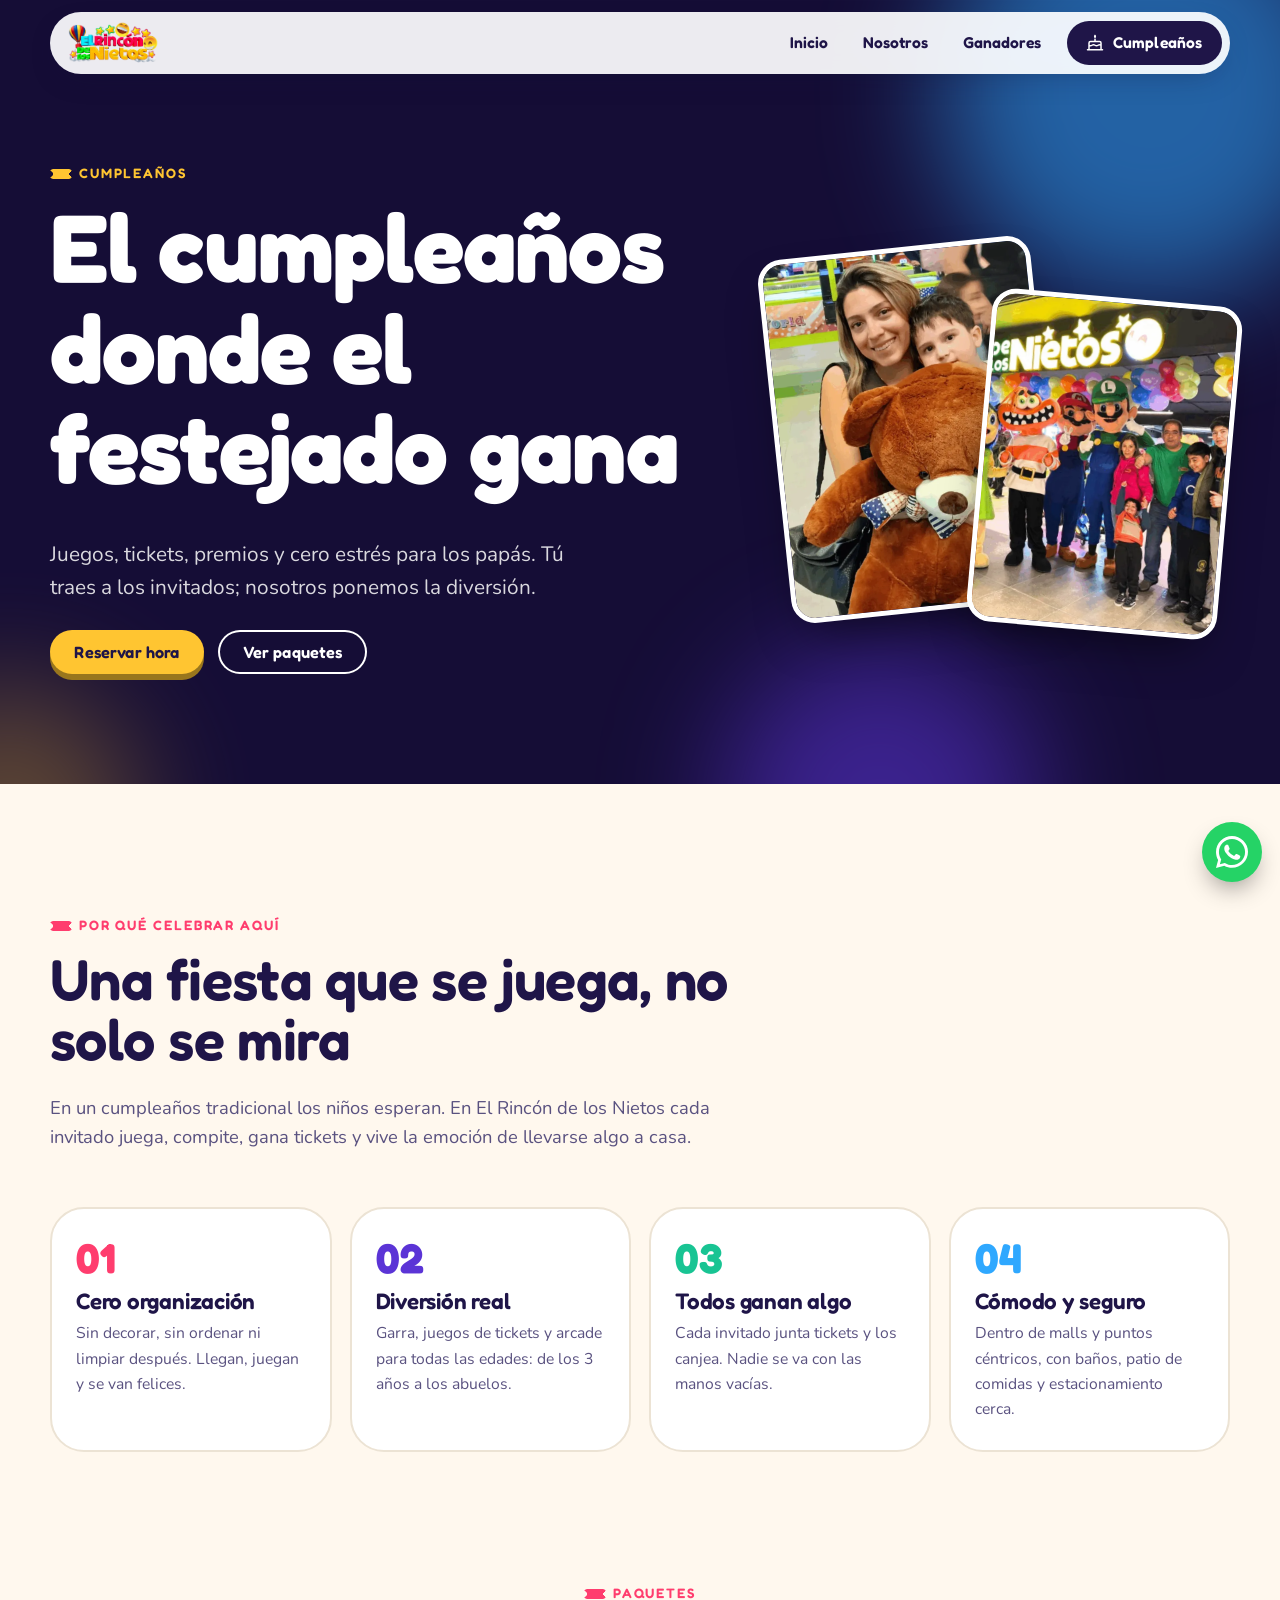
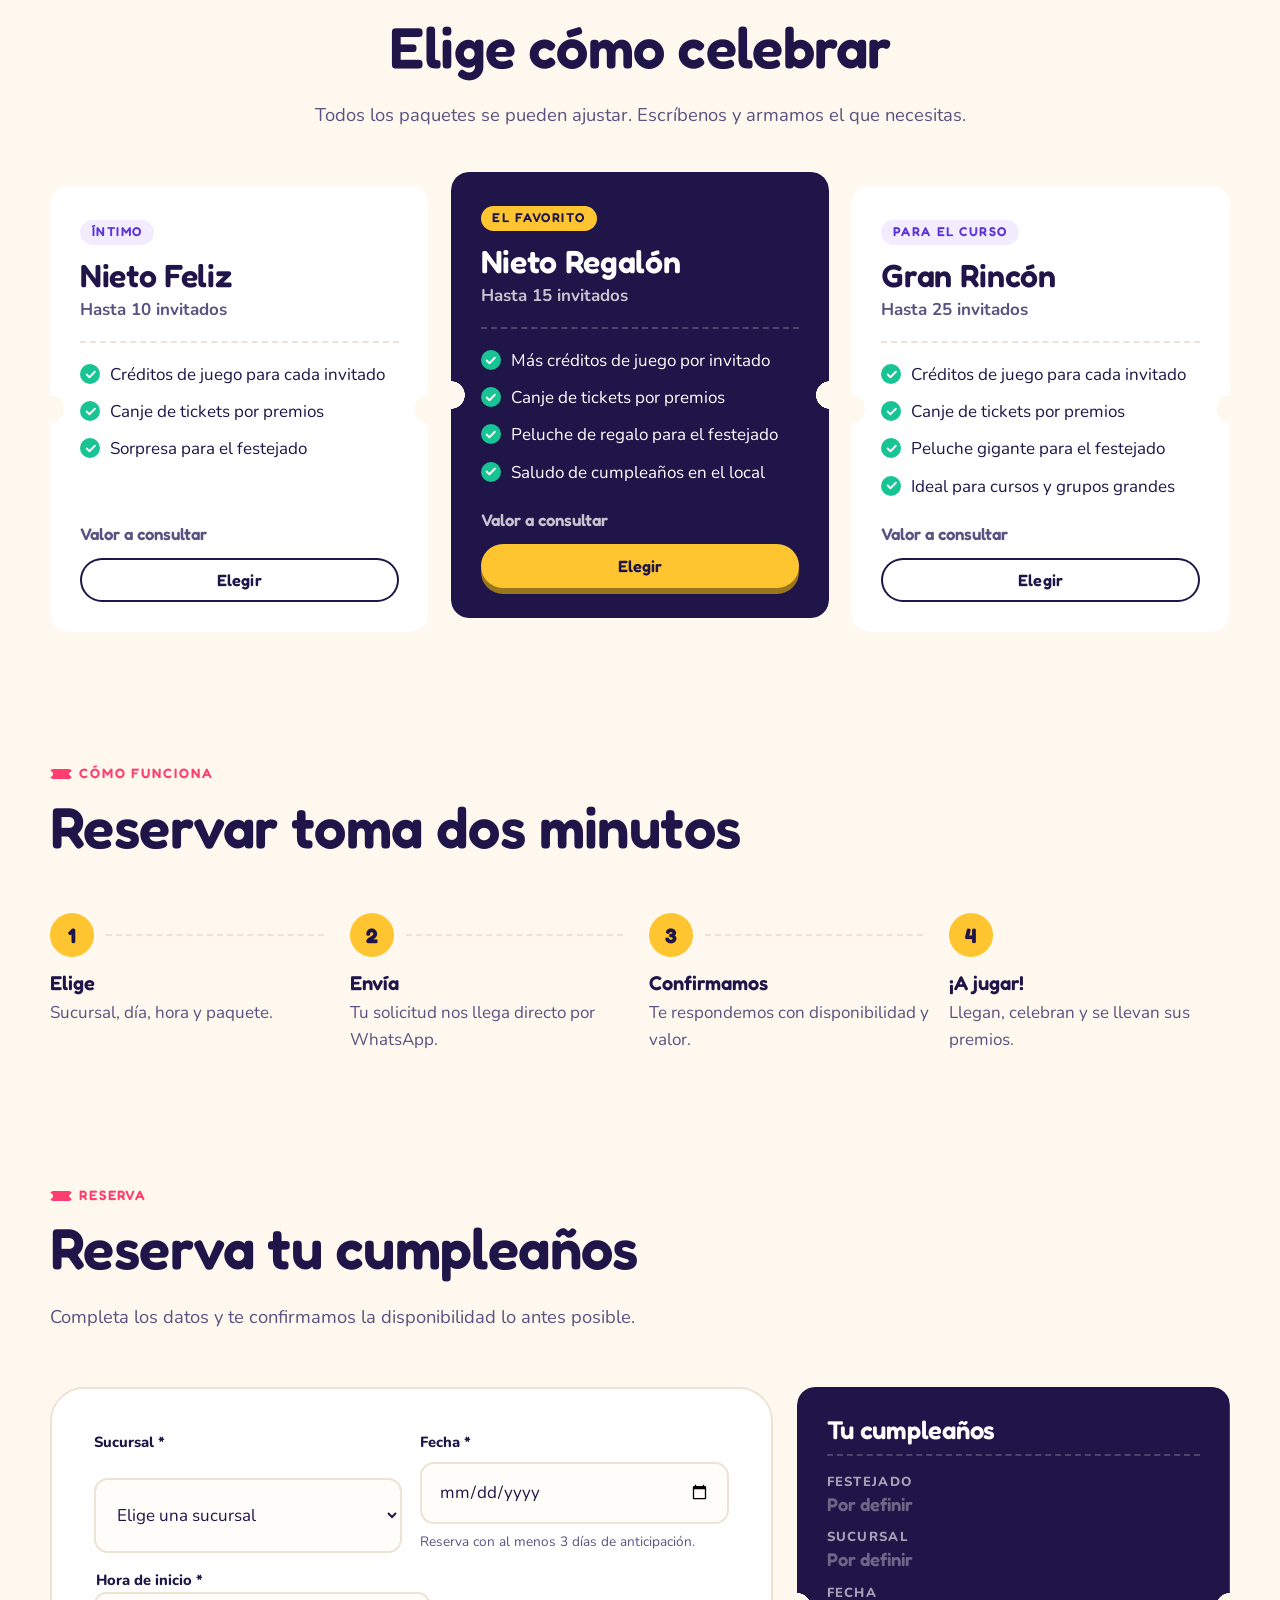
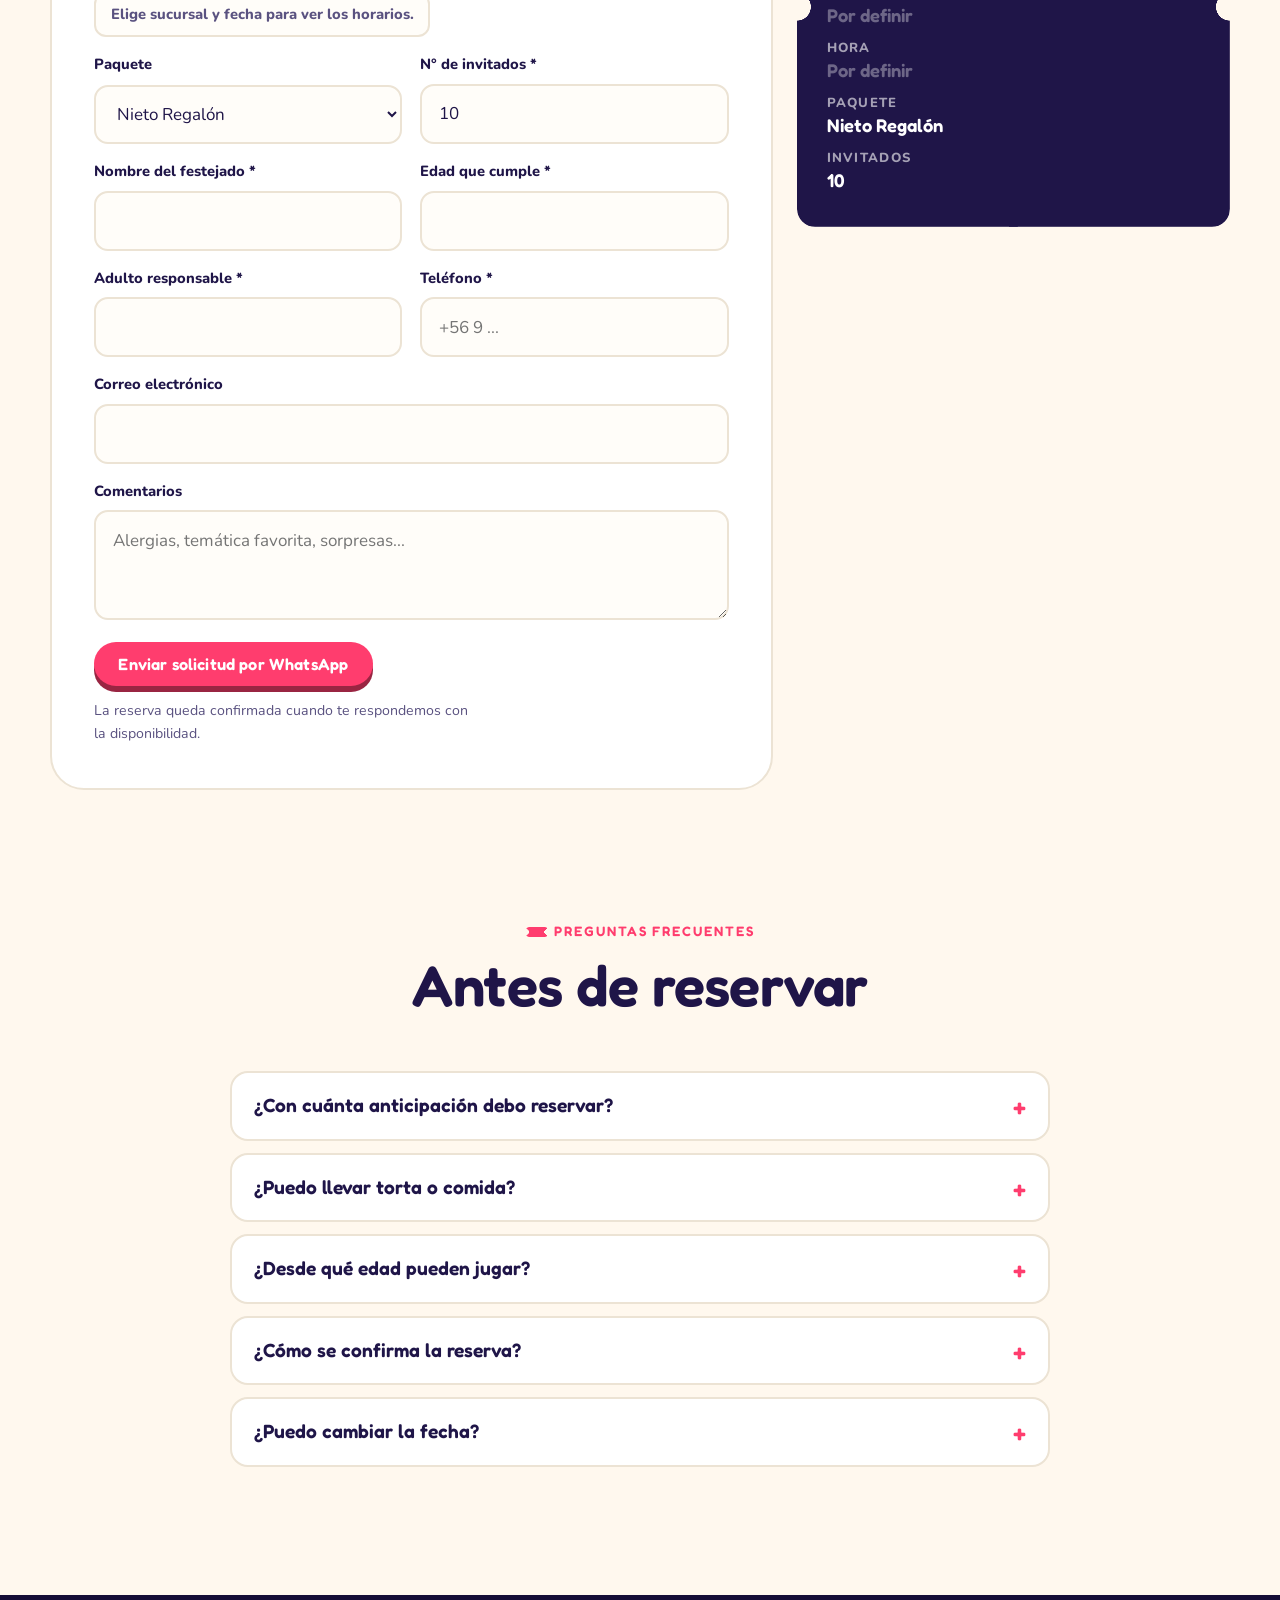
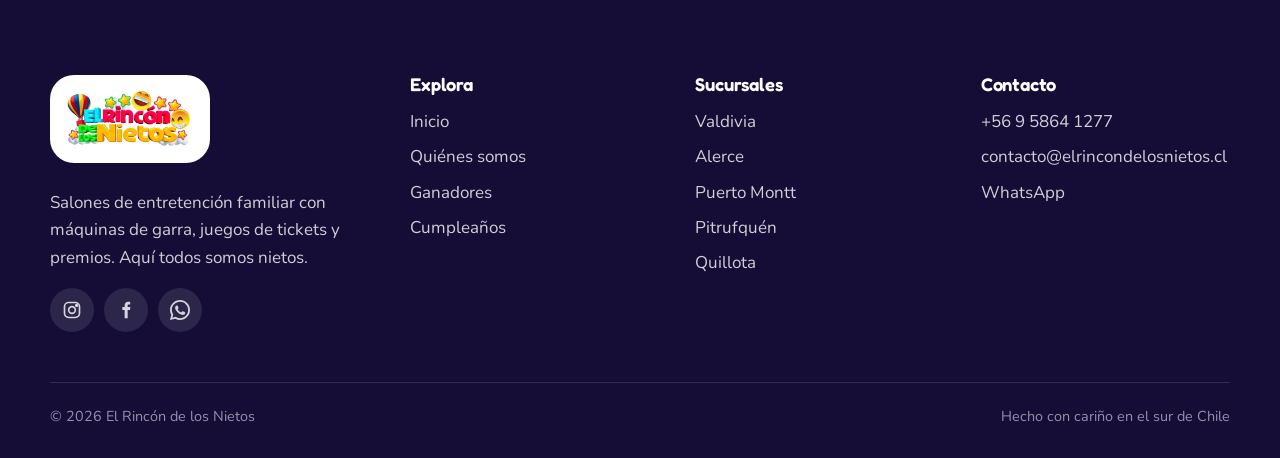
<file: cumpleanos.html>
<!doctype html>
<html lang="es">
<head>
  <meta charset="utf-8">
  <meta name="viewport" content="width=device-width, initial-scale=1">
  <!-- VISTA PREVIA: quitar esta línea cuando el sitio pase a elrincondelosnietos.cl -->
  <meta name="robots" content="noindex, nofollow">
  <title>Cumpleaños · El Rincón de los Nietos</title>
  <meta name="description" content="Celebra tu cumpleaños en El Rincón de los Nietos: juegos de garra, tickets y premios para todos los invitados. Reserva tu hora en línea.">
  <link rel="icon" href="assets/img/logo.webp">
  <link rel="preconnect" href="https://fonts.googleapis.com">
  <link rel="preconnect" href="https://fonts.gstatic.com" crossorigin>
  <link href="https://fonts.googleapis.com/css2?family=Fredoka:wght@500;600;700&family=Nunito:wght@400;700;800&display=swap" rel="stylesheet">
  <link rel="stylesheet" href="css/styles.css">
</head>
<body data-page="cumpleanos">

<main>
  <section class="page-hero has-photos">
    <span class="blob a" style="background:var(--sky)"></span><span class="blob b"></span><span class="blob c"></span>
    <div class="wrap">
      <div>
        <span class="eyebrow">Cumpleaños</span>
        <h1>El cumpleaños donde el festejado gana</h1>
        <p>Juegos, tickets, premios y cero estrés para los papás. Tú traes a los invitados; nosotros ponemos la diversión.</p>
        <div class="hero-actions" style="margin-top:1.6rem">
          <a class="btn btn--sun" href="#reservar">Reservar hora</a>
          <a class="btn btn--ghost" href="#paquetes" style="color:#fff">Ver paquetes</a>
        </div>
      </div>
      <div class="hero-photos" aria-hidden="true">
        <img src="assets/img/multimedia/m1.webp" alt="">
        <img src="assets/img/ganadores/g9.webp" alt="">
      </div>
    </div>
  </section>

  <!-- Propuesta de valor -->
  <section class="section">
    <div class="wrap">
      <div class="section-head reveal">
        <span class="eyebrow">Por qué celebrar aquí</span>
        <h2>Una fiesta que se juega, no solo se mira</h2>
        <p>En un cumpleaños tradicional los niños esperan. En El Rincón de los Nietos cada invitado juega, compite, gana tickets y vive la emoción de llevarse algo a casa.</p>
      </div>
      <div class="value-prop">
        <article class="vp reveal"><span class="n">01</span><h3>Cero organización</h3><p>Sin decorar, sin ordenar ni limpiar después. Llegan, juegan y se van felices.</p></article>
        <article class="vp reveal"><span class="n">02</span><h3>Diversión real</h3><p>Garra, juegos de tickets y arcade para todas las edades: de los 3 años a los abuelos.</p></article>
        <article class="vp reveal"><span class="n">03</span><h3>Todos ganan algo</h3><p>Cada invitado junta tickets y los canjea. Nadie se va con las manos vacías.</p></article>
        <article class="vp reveal"><span class="n">04</span><h3>Cómodo y seguro</h3><p>Dentro de malls y puntos céntricos, con baños, patio de comidas y estacionamiento cerca.</p></article>
      </div>
    </div>
  </section>

  <!-- Paquetes -->
  <section class="section" id="paquetes" style="padding-top:0">
    <div class="wrap">
      <div class="section-head center reveal">
        <span class="eyebrow">Paquetes</span>
        <h2>Elige cómo celebrar</h2>
        <p>Todos los paquetes se pueden ajustar. Escríbenos y armamos el que necesitas.</p>
      </div>
      <div class="plans">
        <article class="ticket plan reveal">
          <span class="tag">Íntimo</span>
          <h3>Nieto Feliz</h3>
          <p class="for">Hasta 10 invitados</p>
          <ul>
            <li>Créditos de juego para cada invitado</li>
            <li>Canje de tickets por premios</li>
            <li>Sorpresa para el festejado</li>
          </ul>
          <p class="price">Valor a consultar</p>
          <a class="btn btn--ghost" href="#reservar" data-plan="Nieto Feliz">Elegir</a>
        </article>
        <article class="ticket plan featured reveal">
          <span class="tag">El favorito</span>
          <h3>Nieto Regalón</h3>
          <p class="for">Hasta 15 invitados</p>
          <ul>
            <li>Más créditos de juego por invitado</li>
            <li>Canje de tickets por premios</li>
            <li>Peluche de regalo para el festejado</li>
            <li>Saludo de cumpleaños en el local</li>
          </ul>
          <p class="price">Valor a consultar</p>
          <a class="btn btn--sun" href="#reservar" data-plan="Nieto Regalón">Elegir</a>
        </article>
        <article class="ticket plan reveal">
          <span class="tag">Para el curso</span>
          <h3>Gran Rincón</h3>
          <p class="for">Hasta 25 invitados</p>
          <ul>
            <li>Créditos de juego para cada invitado</li>
            <li>Canje de tickets por premios</li>
            <li>Peluche gigante para el festejado</li>
            <li>Ideal para cursos y grupos grandes</li>
          </ul>
          <p class="price">Valor a consultar</p>
          <a class="btn btn--ghost" href="#reservar" data-plan="Gran Rincón">Elegir</a>
        </article>
      </div>
    </div>
  </section>

  <!-- Cómo funciona -->
  <section class="section" style="padding-top:0">
    <div class="wrap">
      <div class="section-head reveal">
        <span class="eyebrow">Cómo funciona</span>
        <h2>Reservar toma dos minutos</h2>
      </div>
      <ol class="steps reveal">
        <li><b>Elige</b><span>Sucursal, día, hora y paquete.</span></li>
        <li><b>Envía</b><span>Tu solicitud nos llega directo por WhatsApp.</span></li>
        <li><b>Confirmamos</b><span>Te respondemos con disponibilidad y valor.</span></li>
        <li><b>¡A jugar!</b><span>Llegan, celebran y se llevan sus premios.</span></li>
      </ol>
    </div>
  </section>

  <!-- Formulario de reserva -->
  <section class="section" id="reservar" style="padding-top:0">
    <div class="wrap">
      <div class="section-head reveal">
        <span class="eyebrow">Reserva</span>
        <h2>Reserva tu cumpleaños</h2>
        <p>Completa los datos y te confirmamos la disponibilidad lo antes posible.</p>
      </div>
      <div class="booking">
        <form class="form-card" id="bookingForm" novalidate>
          <div class="fields">
            <div class="field"><label for="bSucursal">Sucursal *</label><select id="bSucursal" name="sucursal" required></select></div>
            <div class="field"><label for="bFecha">Fecha *</label><input id="bFecha" name="fecha" type="date" required><span class="hint" id="fechaHint">Reserva con al menos 3 días de anticipación.</span></div>
            <fieldset class="field full" style="border:0;padding:0;margin:0">
              <legend>Hora de inicio *</legend>
              <div class="slot-grid" id="slots"><span class="empty">Elige sucursal y fecha para ver los horarios.</span></div>
            </fieldset>
            <div class="field"><label for="bPaquete">Paquete</label>
              <select id="bPaquete" name="paquete">
                <option>Nieto Feliz</option>
                <option selected>Nieto Regalón</option>
                <option>Gran Rincón</option>
                <option>Aún no sé / quiero asesoría</option>
              </select>
            </div>
            <div class="field"><label for="bInvitados">N° de invitados *</label><input id="bInvitados" name="invitados" type="number" min="1" max="60" value="10" required></div>
            <div class="field"><label for="bFestejado">Nombre del festejado *</label><input id="bFestejado" name="festejado" required></div>
            <div class="field"><label for="bEdad">Edad que cumple *</label><input id="bEdad" name="edad" type="number" min="1" max="99" required></div>
            <div class="field"><label for="bAdulto">Adulto responsable *</label><input id="bAdulto" name="adulto" required autocomplete="name"></div>
            <div class="field"><label for="bTel">Teléfono *</label><input id="bTel" name="telefono" type="tel" required autocomplete="tel" placeholder="+56 9 ..."></div>
            <div class="field full"><label for="bCorreo">Correo electrónico</label><input id="bCorreo" name="correo" type="email" autocomplete="email"></div>
            <div class="field full"><label for="bNotas">Comentarios</label><textarea id="bNotas" name="notas" placeholder="Alergias, temática favorita, sorpresas..."></textarea></div>
          </div>
          <div class="form-foot">
            <button class="btn" type="submit">Enviar solicitud por WhatsApp</button>
            <small>La reserva queda confirmada cuando te respondemos con la disponibilidad.</small>
          </div>
          <div class="toast" id="toast" role="status"></div>
        </form>

        <aside class="ticket summary" aria-live="polite">
          <h3>Tu cumpleaños</h3>
          <dl id="summary"></dl>
        </aside>
      </div>
    </div>
  </section>

  <!-- Preguntas frecuentes -->
  <section class="section" style="padding-top:0">
    <div class="wrap">
      <div class="section-head center reveal">
        <span class="eyebrow">Preguntas frecuentes</span>
        <h2>Antes de reservar</h2>
      </div>
      <div class="faq">
        <details class="reveal"><summary>¿Con cuánta anticipación debo reservar?</summary><p>Te recomendamos al menos 3 días antes, y con más tiempo si es fin de semana. Igual escríbenos: si hay espacio, lo hacemos posible.</p></details>
        <details class="reveal"><summary>¿Puedo llevar torta o comida?</summary><p>Como estamos dentro de centros comerciales, depende de cada sucursal. Cuéntanos en los comentarios y te orientamos.</p></details>
        <details class="reveal"><summary>¿Desde qué edad pueden jugar?</summary><p>Tenemos juegos para niños pequeños, adolescentes y adultos. Los más chicos siempre deben estar acompañados por un adulto.</p></details>
        <details class="reveal"><summary>¿Cómo se confirma la reserva?</summary><p>Al enviar el formulario nos llega tu solicitud por WhatsApp. Te respondemos con la disponibilidad, el valor y los pasos para dejarla confirmada.</p></details>
        <details class="reveal"><summary>¿Puedo cambiar la fecha?</summary><p>Sí, avísanos con anticipación por WhatsApp y buscamos otra fecha disponible.</p></details>
      </div>
    </div>
  </section>
</main>

<script src="js/data.js"></script>
<script src="js/main.js"></script>
<script src="js/cumpleanos.js"></script>
</body>
</html>
</file>
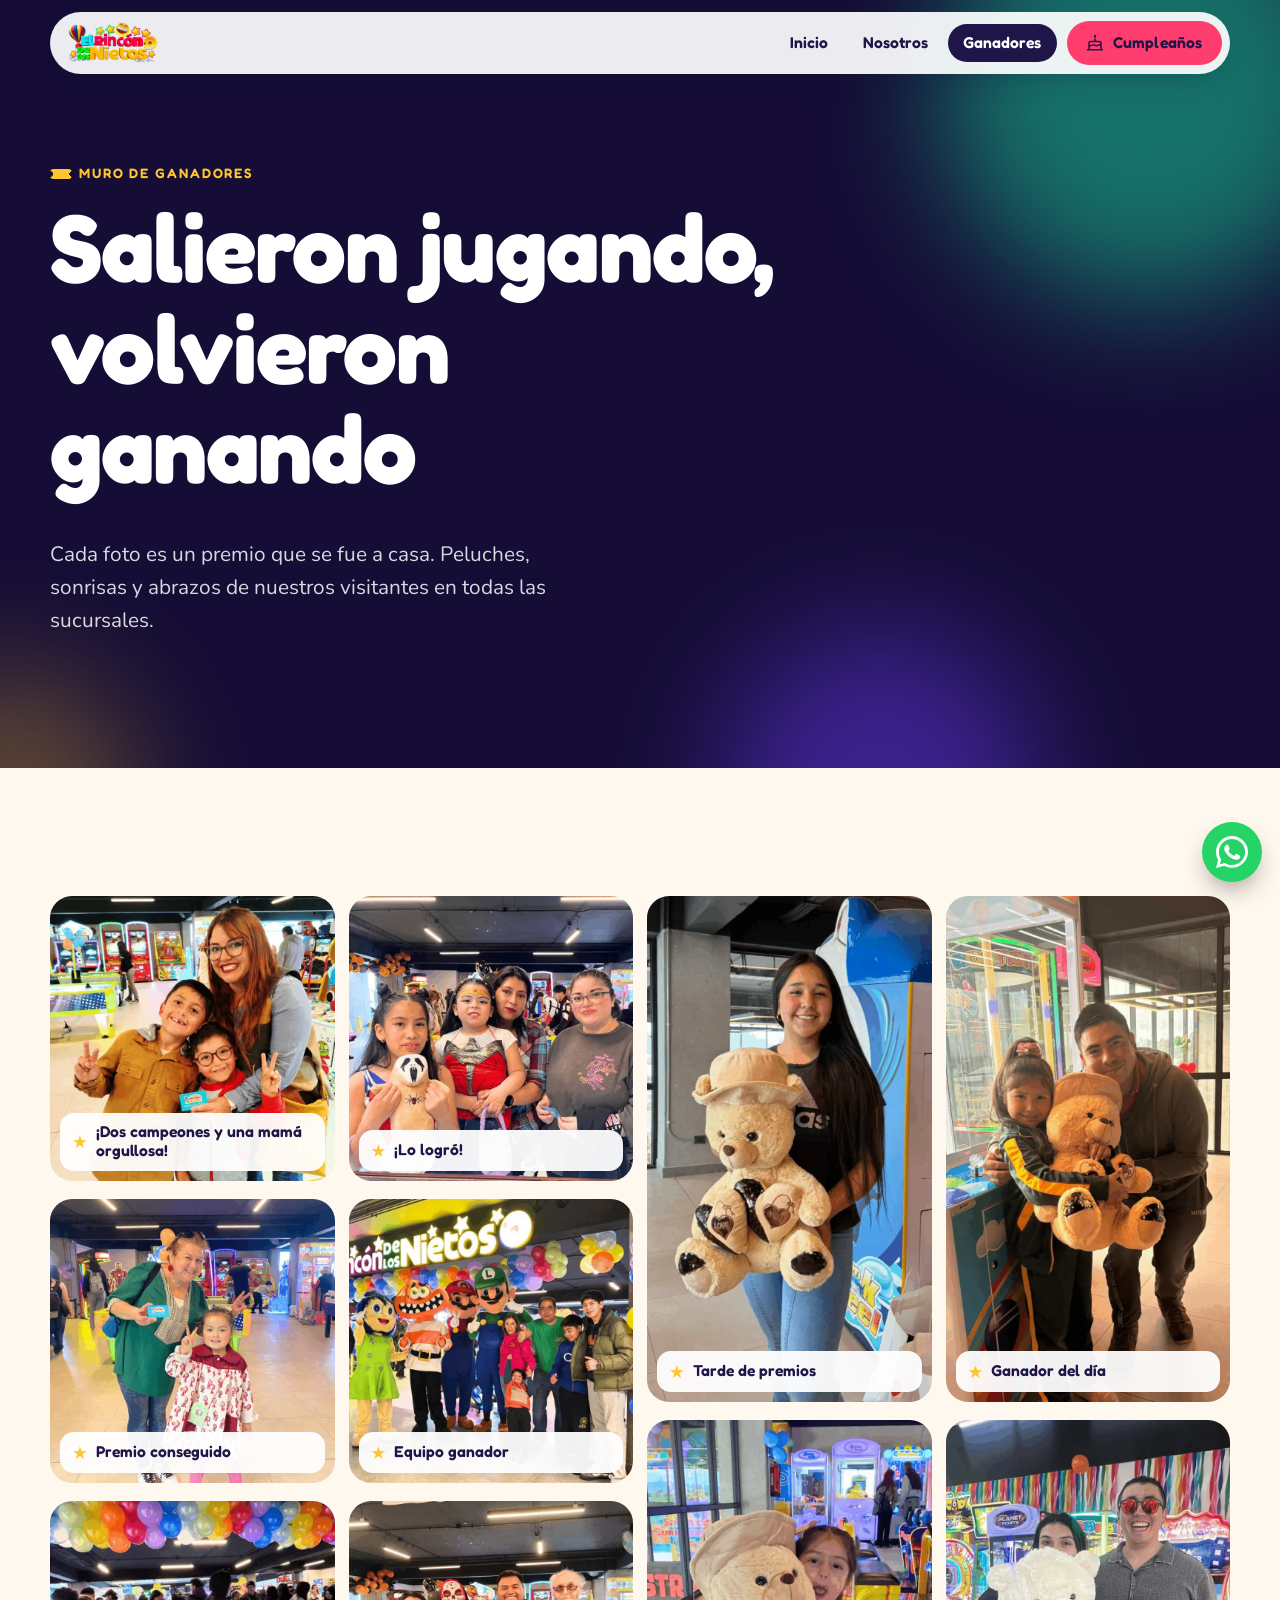
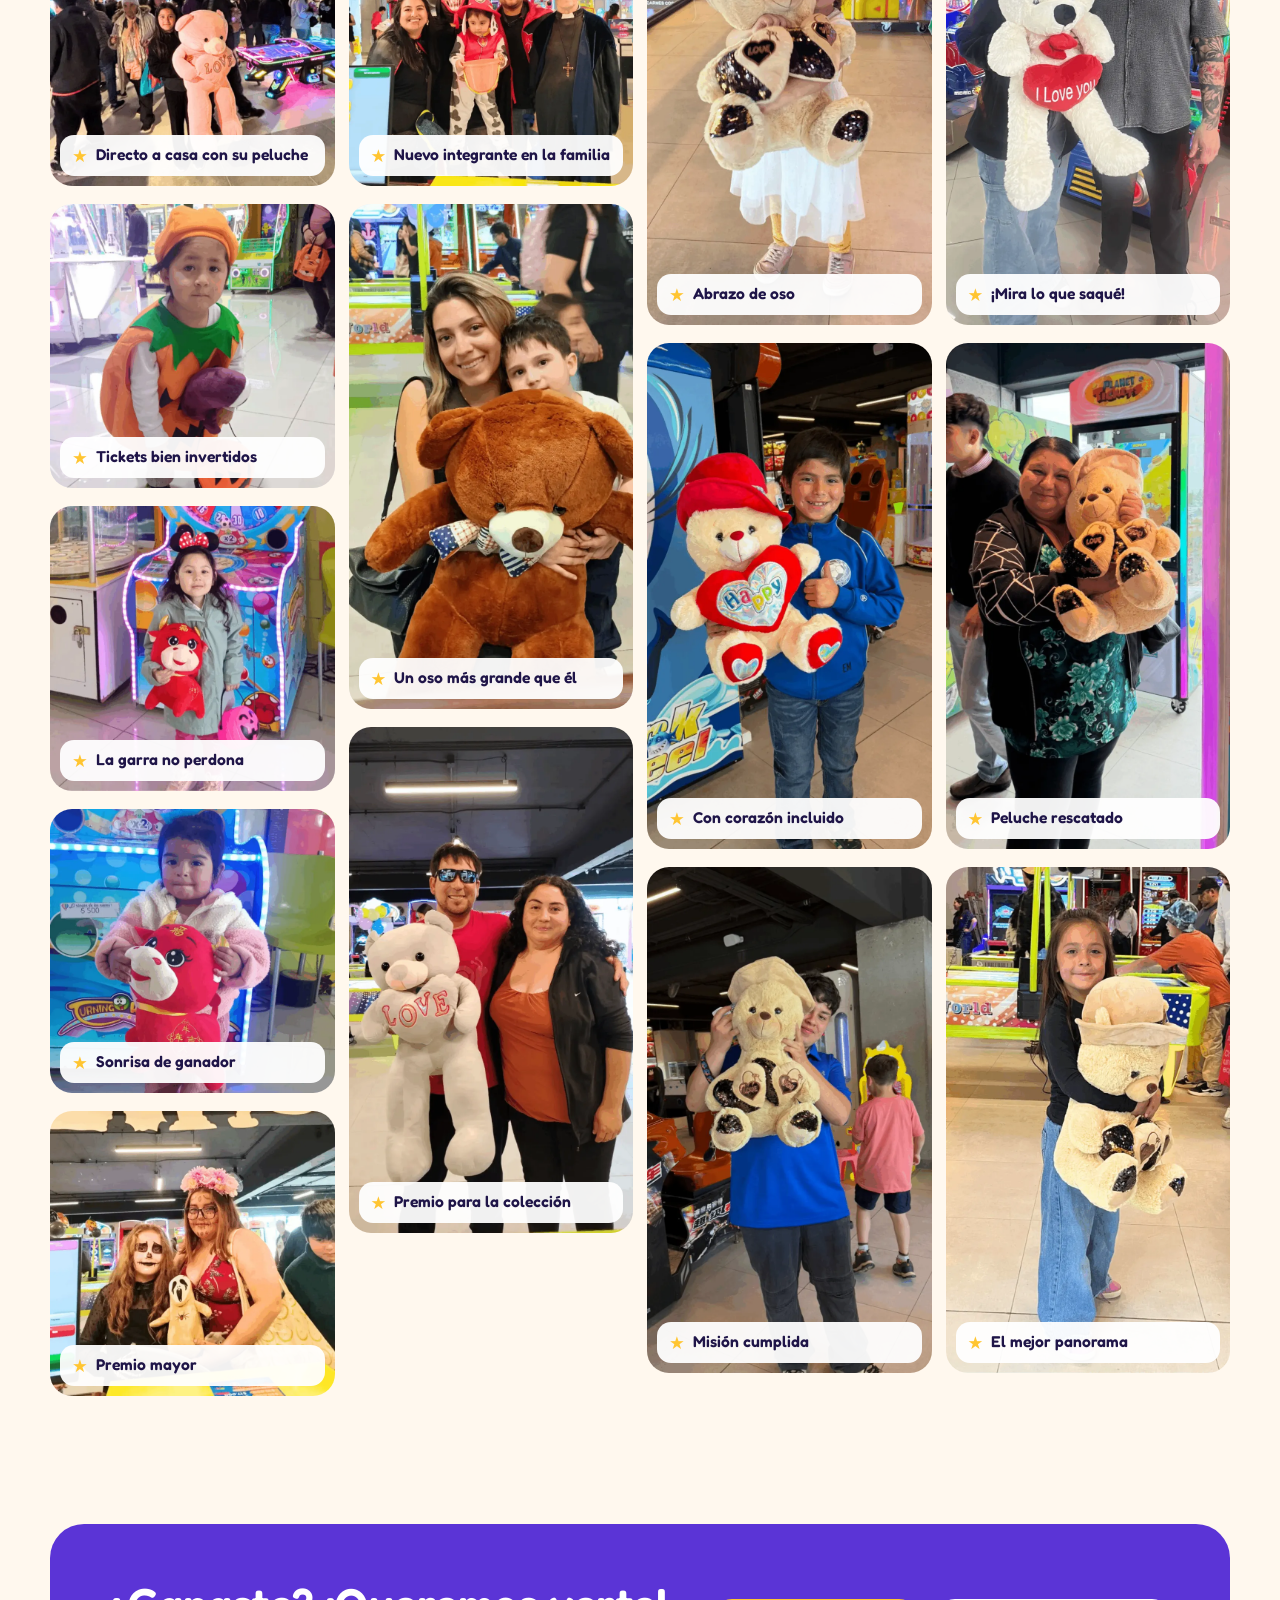
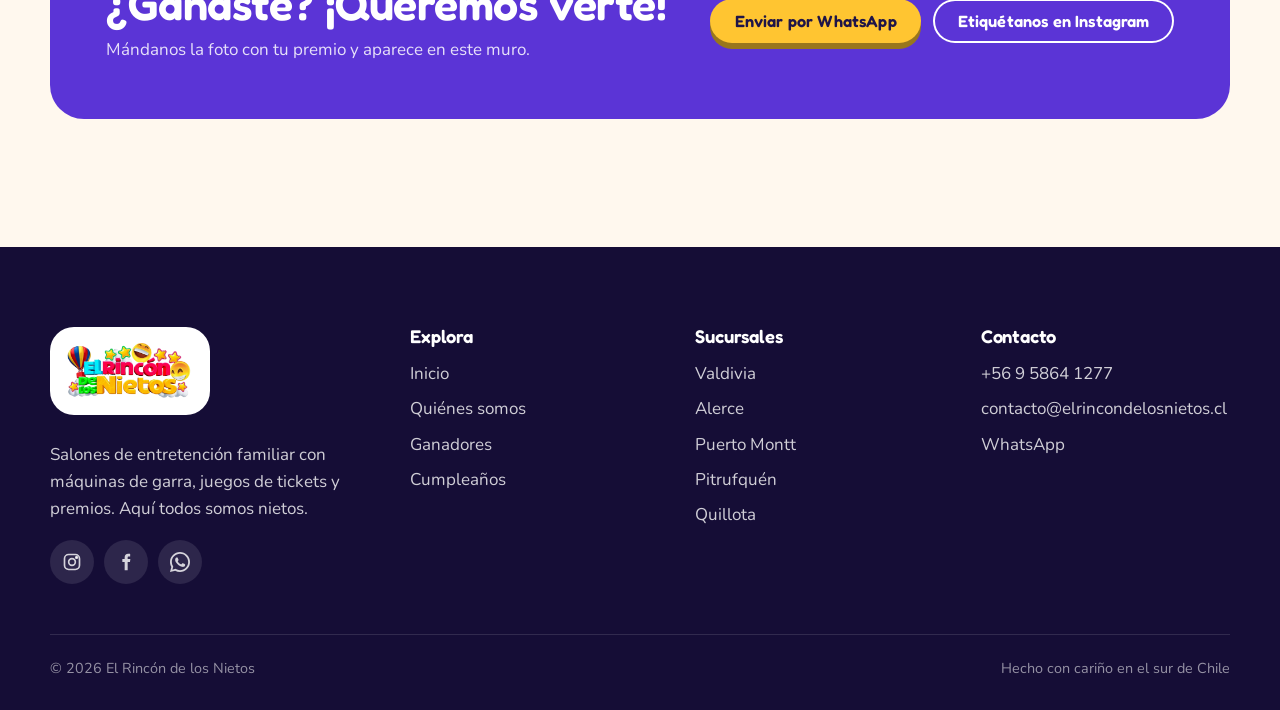
<file: ganadores.html>
<!doctype html>
<html lang="es">
<head>
  <meta charset="utf-8">
  <meta name="viewport" content="width=device-width, initial-scale=1">
  <!-- VISTA PREVIA: quitar esta línea cuando el sitio pase a elrincondelosnietos.cl -->
  <meta name="robots" content="noindex, nofollow">
  <title>Ganadores · El Rincón de los Nietos</title>
  <meta name="description" content="Galería de ganadores de El Rincón de los Nietos: niños y familias que se llevaron su peluche o premio.">
  <link rel="icon" href="assets/img/logo.webp">
  <link rel="preconnect" href="https://fonts.googleapis.com">
  <link rel="preconnect" href="https://fonts.gstatic.com" crossorigin>
  <link href="https://fonts.googleapis.com/css2?family=Fredoka:wght@500;600;700&family=Nunito:wght@400;700;800&display=swap" rel="stylesheet">
  <link rel="stylesheet" href="css/styles.css">
</head>
<body data-page="ganadores">

<main>
  <section class="page-hero">
    <span class="blob a" style="background:var(--mint)"></span><span class="blob b"></span><span class="blob c"></span>
    <div class="wrap">
      <span class="eyebrow">Muro de ganadores</span>
      <h1>Salieron jugando, volvieron ganando</h1>
      <p>Cada foto es un premio que se fue a casa. Peluches, sonrisas y abrazos de nuestros visitantes en todas las sucursales.</p>
    </div>
  </section>

  <section class="section">
    <div class="wrap">
      <div class="gallery" id="gallery"></div>
    </div>
  </section>

  <section class="section" style="padding-top:0">
    <div class="wrap">
      <div class="share-band reveal">
        <div>
          <h2>¿Ganaste? ¡Queremos verte!</h2>
          <p>Mándanos la foto con tu premio y aparece en este muro.</p>
        </div>
        <div style="display:flex;gap:12px;flex-wrap:wrap">
          <a class="btn btn--sun" id="shareWa" target="_blank" rel="noopener">Enviar por WhatsApp</a>
          <a class="btn btn--ghost" id="shareIg" target="_blank" rel="noopener">Etiquétanos en Instagram</a>
        </div>
      </div>
    </div>
  </section>
</main>

<div class="lightbox" id="lightbox" role="dialog" aria-modal="true" aria-label="Foto de ganador">
  <button class="close" aria-label="Cerrar">×</button>
  <button class="prev" aria-label="Anterior">‹</button>
  <figure style="margin:0"><img id="lbImg" alt=""><p id="lbText"></p></figure>
  <button class="next" aria-label="Siguiente">›</button>
</div>

<script src="js/data.js"></script>
<script src="js/main.js"></script>
<script>
(function () {
  const R = window.RINCON;
  const g = R.ganadores;
  const gallery = document.getElementById("gallery");
  gallery.innerHTML = g.map((x, i) => `
    <figure class="reveal" data-i="${i}" tabindex="0">
      <img src="${x.foto}" alt="${x.texto}" loading="lazy">
      <figcaption>${x.texto}</figcaption>
    </figure>`).join("");
  gallery.querySelectorAll(".reveal").forEach(window.observeReveal);

  const lb = document.getElementById("lightbox");
  const img = document.getElementById("lbImg");
  const txt = document.getElementById("lbText");
  let cur = 0;
  const show = (i) => { cur = (i + g.length) % g.length; img.src = g[cur].foto; img.alt = g[cur].texto; txt.textContent = g[cur].texto; };
  const open = (i) => { show(i); lb.classList.add("open"); lb.querySelector(".close").focus(); };
  const close = () => lb.classList.remove("open");

  gallery.addEventListener("click", (e) => { const f = e.target.closest("figure"); if (f) open(+f.dataset.i); });
  gallery.addEventListener("keydown", (e) => { const f = e.target.closest("figure"); if (f && (e.key === "Enter" || e.key === " ")) { e.preventDefault(); open(+f.dataset.i); } });
  lb.querySelector(".close").onclick = close;
  lb.querySelector(".prev").onclick = () => show(cur - 1);
  lb.querySelector(".next").onclick = () => show(cur + 1);
  lb.addEventListener("click", (e) => { if (e.target === lb) close(); });
  addEventListener("keydown", (e) => {
    if (!lb.classList.contains("open")) return;
    if (e.key === "Escape") close();
    if (e.key === "ArrowLeft") show(cur - 1);
    if (e.key === "ArrowRight") show(cur + 1);
  });

  document.getElementById("shareWa").href = window.waLink("¡Hola! Gané un premio en El Rincón de los Nietos y quiero compartir mi foto 📸");
  document.getElementById("shareIg").href = R.instagram;
})();
</script>
</body>
</html>
</file>
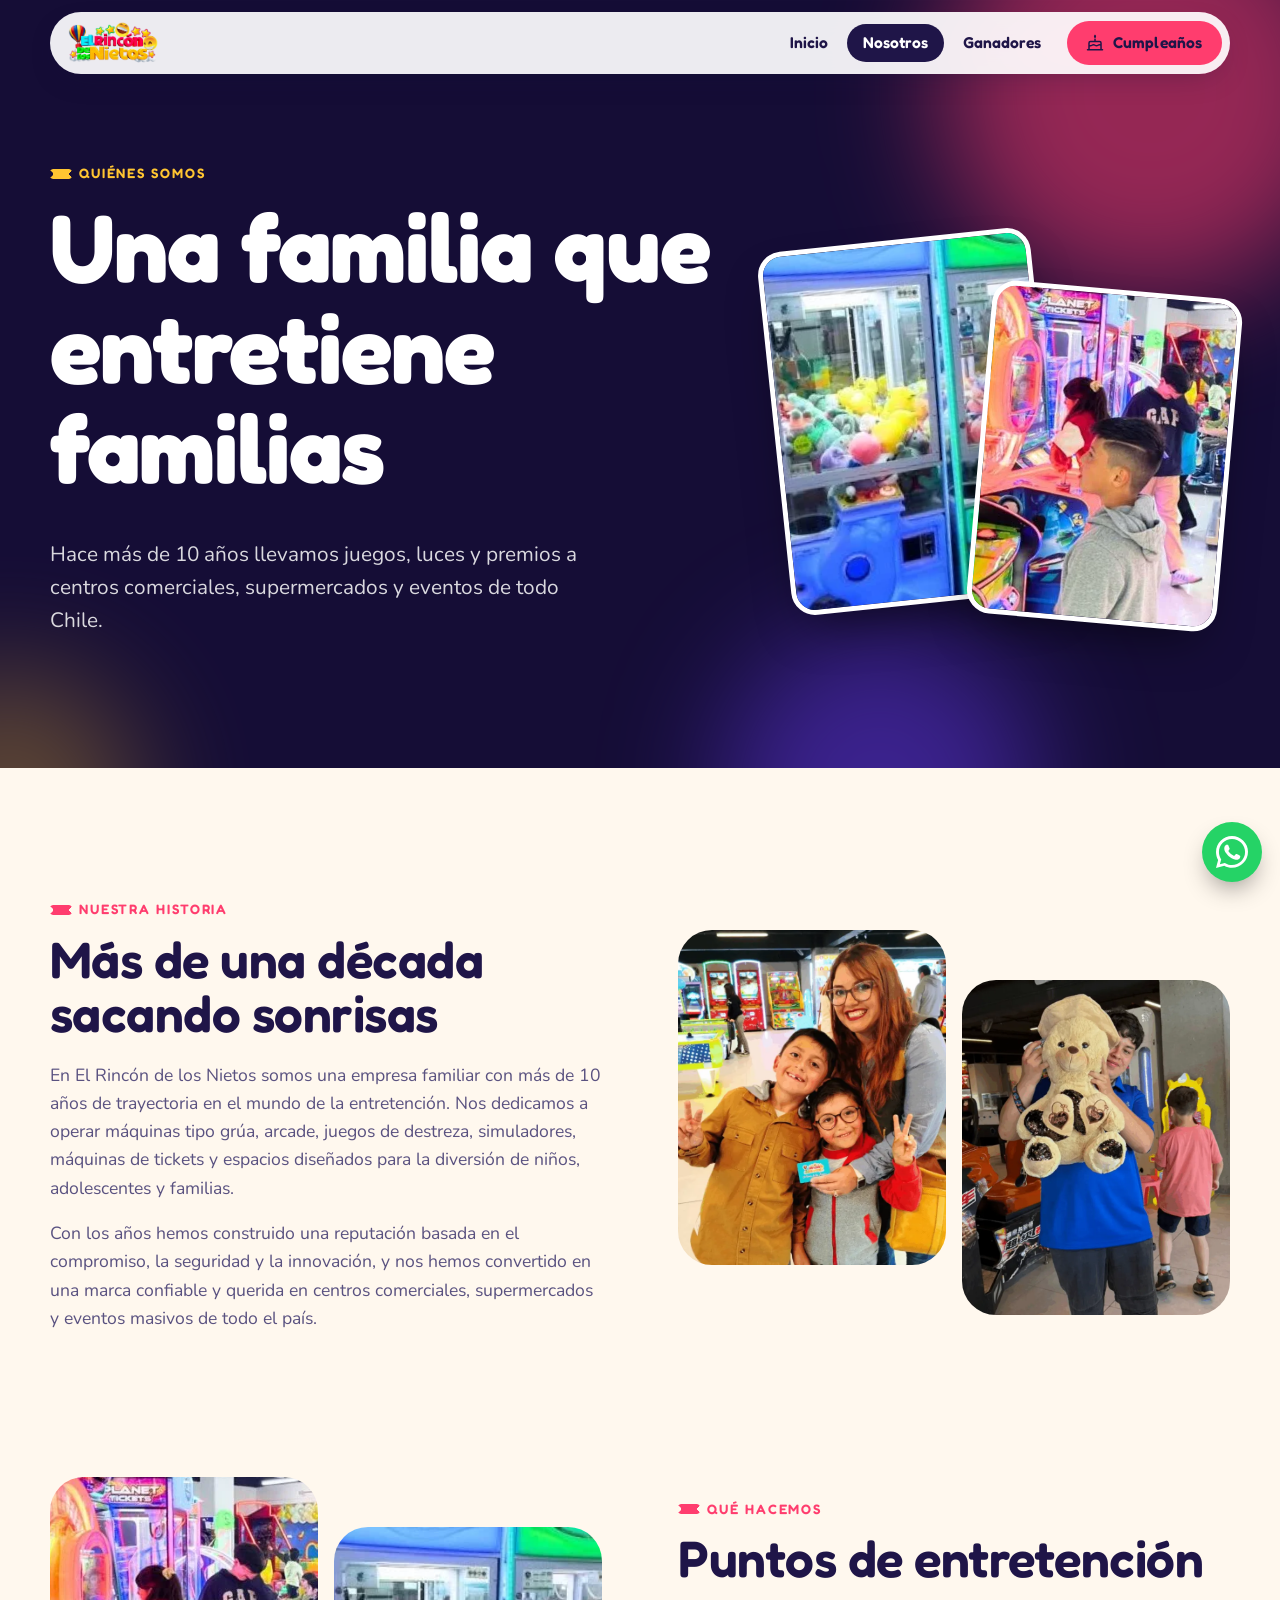
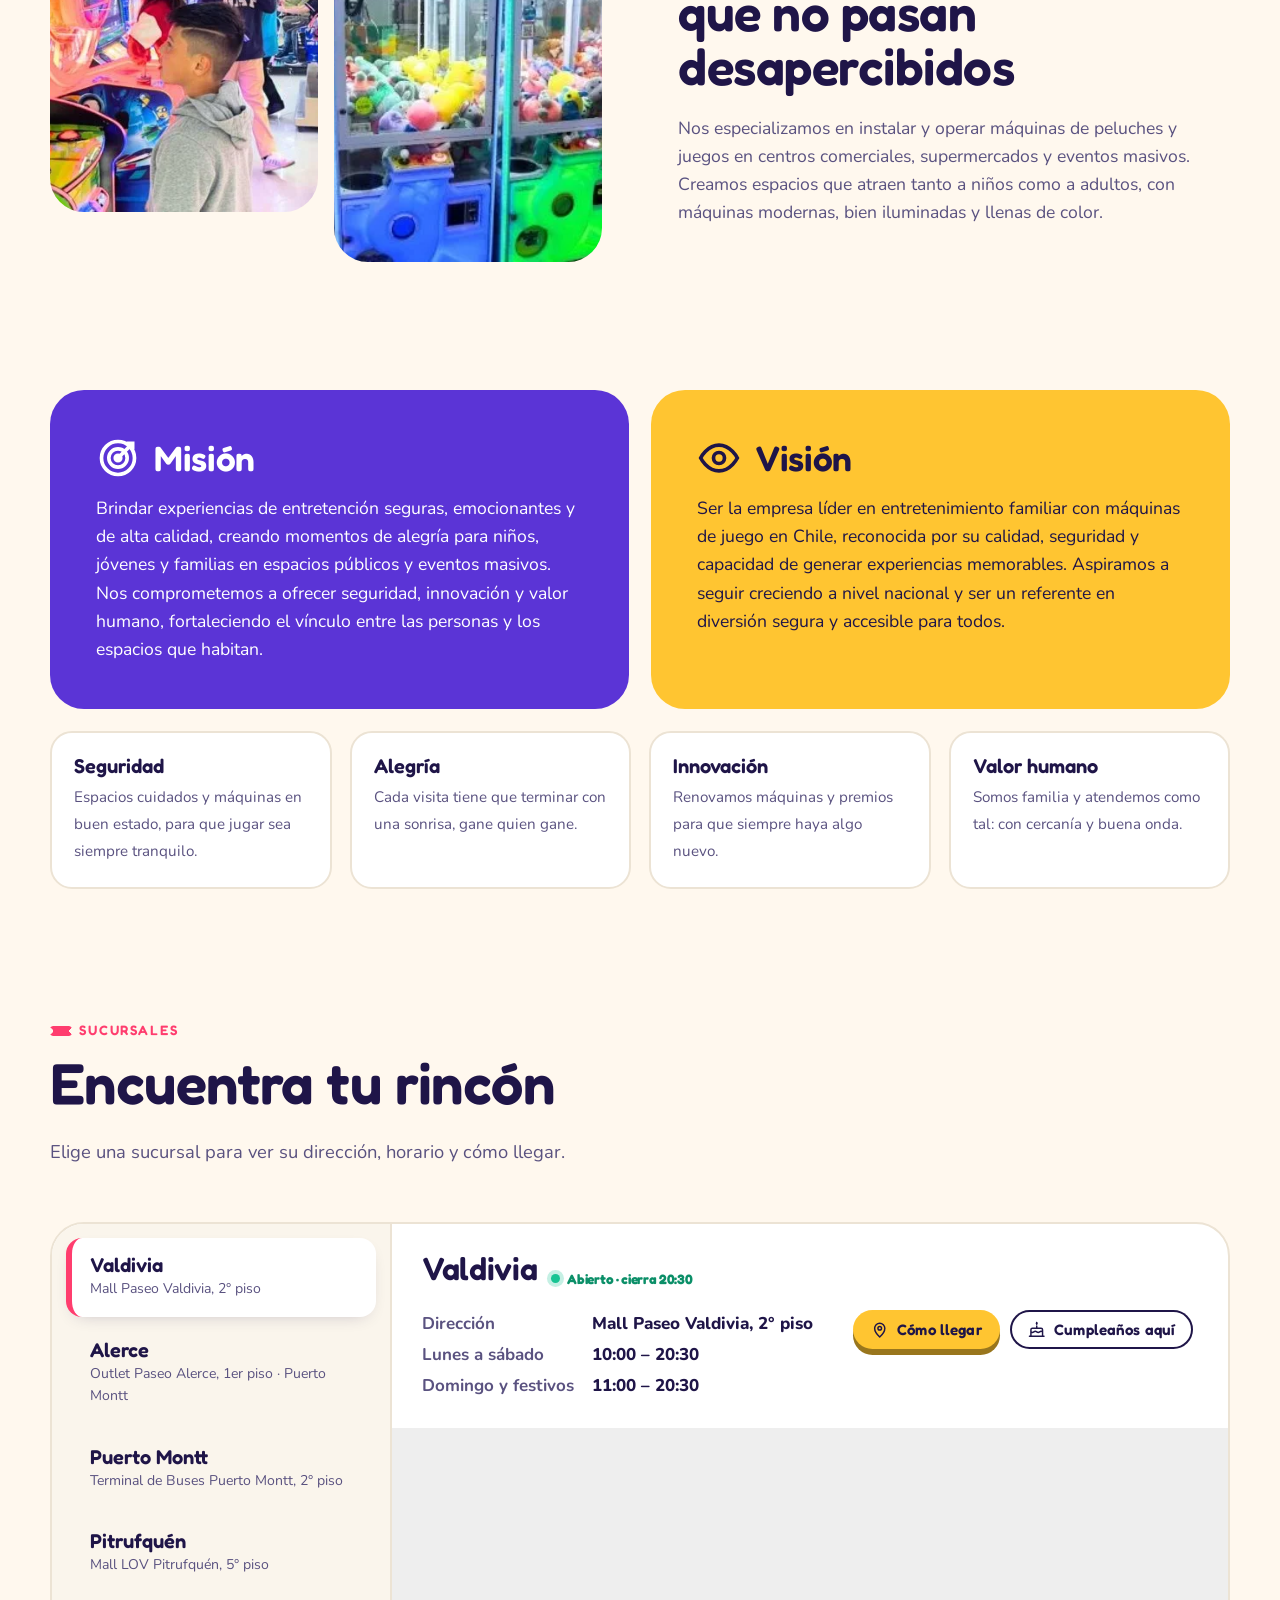
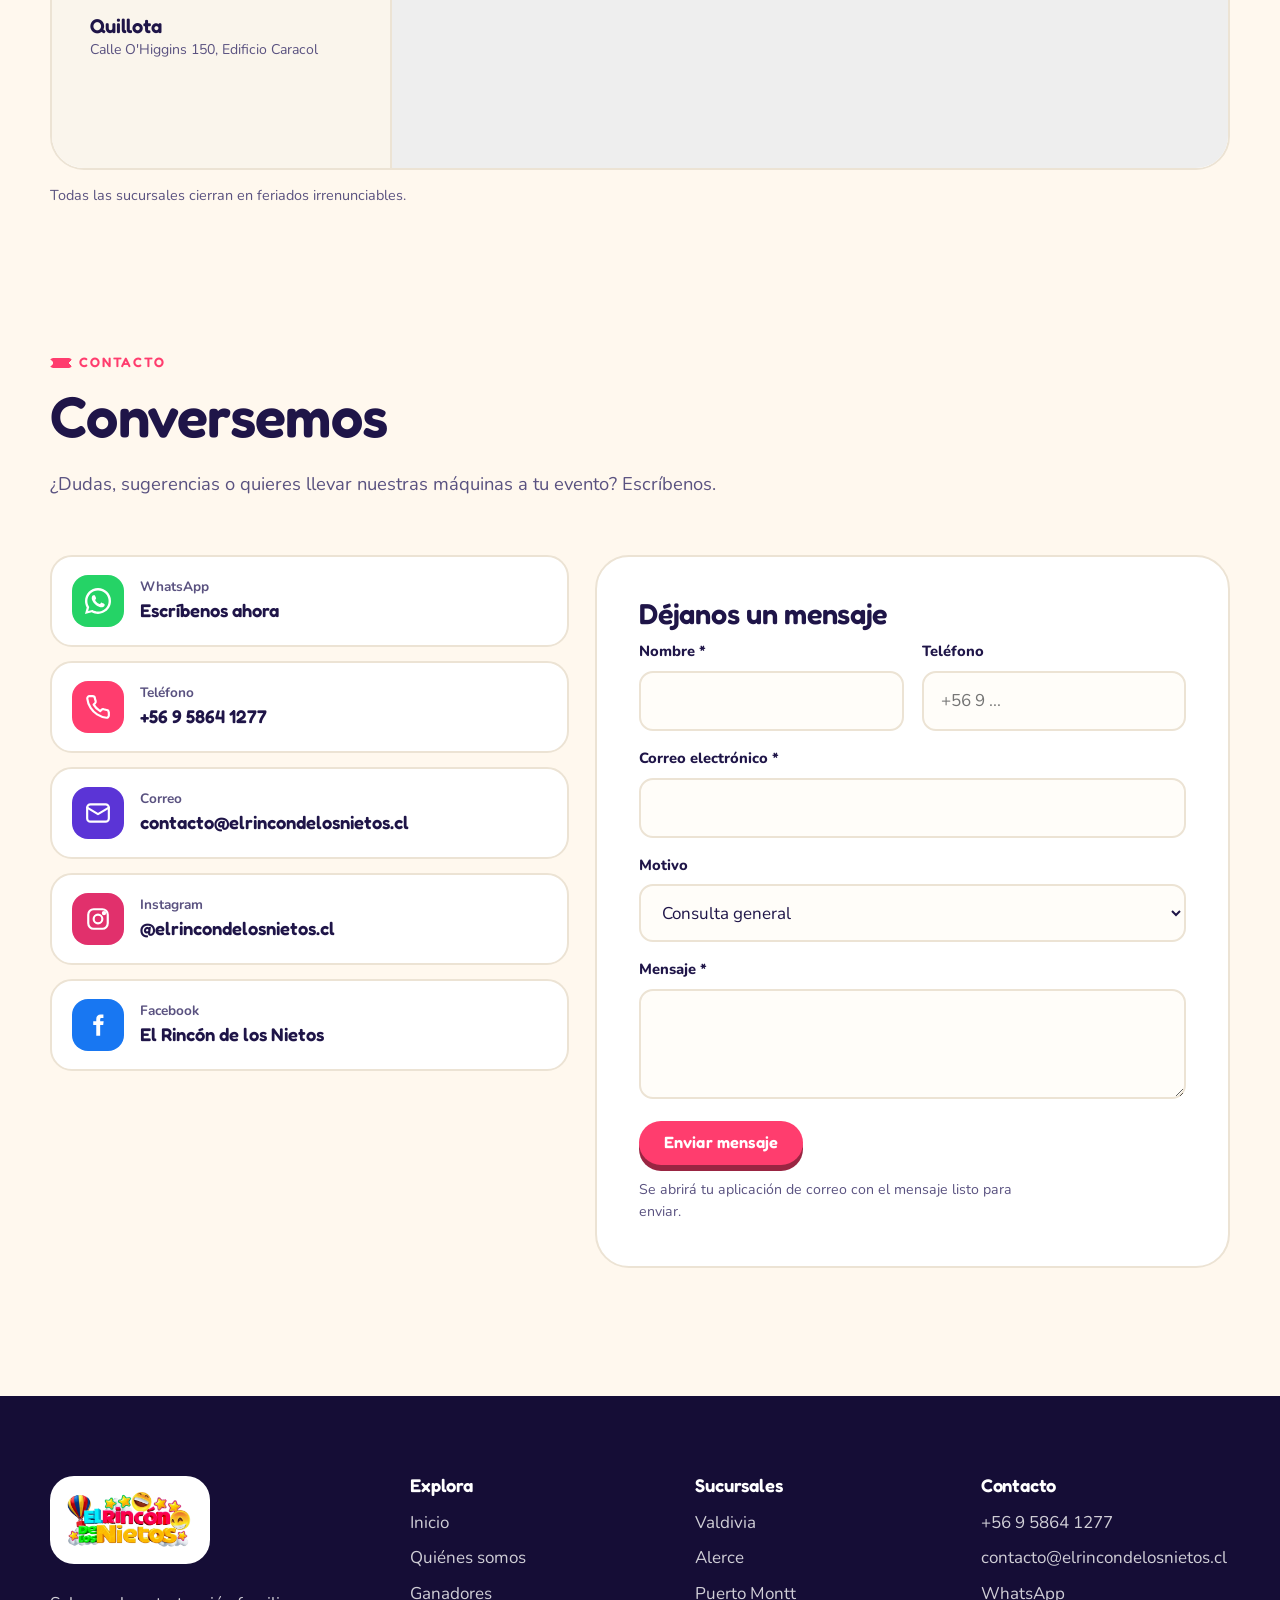
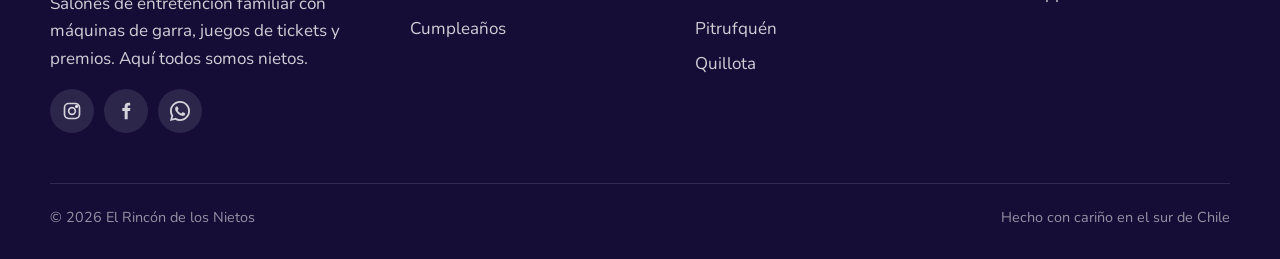
<file: nosotros.html>
<!doctype html>
<html lang="es">
<head>
  <meta charset="utf-8">
  <meta name="viewport" content="width=device-width, initial-scale=1">
  <!-- VISTA PREVIA: quitar esta línea cuando el sitio pase a elrincondelosnietos.cl -->
  <meta name="robots" content="noindex, nofollow">
  <title>Nosotros · El Rincón de los Nietos</title>
  <meta name="description" content="Empresa familiar con más de 10 años en entretención: misión, visión, sucursales, horarios y contacto de El Rincón de los Nietos.">
  <link rel="icon" href="assets/img/logo.webp">
  <link rel="preconnect" href="https://fonts.googleapis.com">
  <link rel="preconnect" href="https://fonts.gstatic.com" crossorigin>
  <link href="https://fonts.googleapis.com/css2?family=Fredoka:wght@500;600;700&family=Nunito:wght@400;700;800&display=swap" rel="stylesheet">
  <link rel="stylesheet" href="css/styles.css">
</head>
<body data-page="nosotros">

<main>
  <section class="page-hero has-photos">
    <span class="blob a"></span><span class="blob b"></span><span class="blob c"></span>
    <div class="wrap">
      <div>
        <span class="eyebrow">Quiénes somos</span>
        <h1>Una familia que entretiene familias</h1>
        <p>Hace más de 10 años llevamos juegos, luces y premios a centros comerciales, supermercados y eventos de todo Chile.</p>
      </div>
      <div class="hero-photos" aria-hidden="true">
        <img src="assets/img/local/garra.webp" alt="">
        <img src="assets/img/local/arcade.webp" alt="">
      </div>
    </div>
  </section>

  <section class="section">
    <div class="wrap about-grid">
      <div class="reveal">
        <span class="eyebrow">Nuestra historia</span>
        <h2>Más de una década sacando sonrisas</h2>
        <p>En El Rincón de los Nietos somos una empresa familiar con más de 10 años de trayectoria en el mundo de la entretención. Nos dedicamos a operar máquinas tipo grúa, arcade, juegos de destreza, simuladores, máquinas de tickets y espacios diseñados para la diversión de niños, adolescentes y familias.</p>
        <p>Con los años hemos construido una reputación basada en el compromiso, la seguridad y la innovación, y nos hemos convertido en una marca confiable y querida en centros comerciales, supermercados y eventos masivos de todo el país.</p>
      </div>
      <div class="photo-pair reveal">
        <img src="assets/img/ganadores/g1.webp" alt="Familia feliz con su premio" loading="lazy">
        <img src="assets/img/multimedia/m6.webp" alt="Niña con su peluche ganado" loading="lazy">
      </div>
    </div>
  </section>

  <section class="section" style="padding-top:0">
    <div class="wrap about-grid">
      <div class="photo-pair reveal">
        <img src="assets/img/local/arcade.webp" alt="Niños jugando en máquinas de tickets" loading="lazy">
        <img src="assets/img/local/garra.webp" alt="Máquinas de garra llenas de peluches" loading="lazy">
      </div>
      <div class="reveal">
        <span class="eyebrow">Qué hacemos</span>
        <h2>Puntos de entretención que no pasan desapercibidos</h2>
        <p>Nos especializamos en instalar y operar máquinas de peluches y juegos en centros comerciales, supermercados y eventos masivos. Creamos espacios que atraen tanto a niños como a adultos, con máquinas modernas, bien iluminadas y llenas de color.</p>
      </div>
    </div>
  </section>

  <section class="section" style="padding-top:0">
    <div class="wrap">
      <div class="mv-grid">
        <article class="mv mv--mision reveal">
          <h3><svg viewBox="0 0 24 24" fill="none" stroke="currentColor" stroke-width="2" stroke-linecap="round"><circle cx="12" cy="12" r="9"/><circle cx="12" cy="12" r="5"/><circle cx="12" cy="12" r="1.5" fill="currentColor"/><path d="M12 12l8-8M17 4h3v3"/></svg>Misión</h3>
          <p>Brindar experiencias de entretención seguras, emocionantes y de alta calidad, creando momentos de alegría para niños, jóvenes y familias en espacios públicos y eventos masivos. Nos comprometemos a ofrecer seguridad, innovación y valor humano, fortaleciendo el vínculo entre las personas y los espacios que habitan.</p>
        </article>
        <article class="mv mv--vision reveal">
          <h3><svg viewBox="0 0 24 24" fill="none" stroke="currentColor" stroke-width="2" stroke-linecap="round"><path d="M2 12s3.5-7 10-7 10 7 10 7-3.5 7-10 7S2 12 2 12z"/><circle cx="12" cy="12" r="3"/></svg>Visión</h3>
          <p>Ser la empresa líder en entretenimiento familiar con máquinas de juego en Chile, reconocida por su calidad, seguridad y capacidad de generar experiencias memorables. Aspiramos a seguir creciendo a nivel nacional y ser un referente en diversión segura y accesible para todos.</p>
        </article>
      </div>
      <div class="values">
        <div class="value reveal"><b>Seguridad</b><span>Espacios cuidados y máquinas en buen estado, para que jugar sea siempre tranquilo.</span></div>
        <div class="value reveal"><b>Alegría</b><span>Cada visita tiene que terminar con una sonrisa, gane quien gane.</span></div>
        <div class="value reveal"><b>Innovación</b><span>Renovamos máquinas y premios para que siempre haya algo nuevo.</span></div>
        <div class="value reveal"><b>Valor humano</b><span>Somos familia y atendemos como tal: con cercanía y buena onda.</span></div>
      </div>
    </div>
  </section>

  <section class="section" id="sucursales" style="padding-top:0">
    <div class="wrap">
      <div class="section-head reveal">
        <span class="eyebrow">Sucursales</span>
        <h2>Encuentra tu rincón</h2>
        <p>Elige una sucursal para ver su dirección, horario y cómo llegar.</p>
      </div>
      <div class="branch-detail reveal">
        <div class="branch-tabs" role="tablist" aria-label="Sucursales" id="branchTabs"></div>
        <div class="branch-panel" role="tabpanel" id="branchPanel">
          <div class="branch-info" id="branchInfo"></div>
          <div class="branch-map" id="branchMap"></div>
        </div>
      </div>
      <p style="margin-top:14px;color:var(--ink-soft);font-size:.9rem">Todas las sucursales cierran en feriados irrenunciables.</p>
    </div>
  </section>

  <section class="section" id="contacto" style="padding-top:0">
    <div class="wrap">
      <div class="section-head reveal">
        <span class="eyebrow">Contacto</span>
        <h2>Conversemos</h2>
        <p>¿Dudas, sugerencias o quieres llevar nuestras máquinas a tu evento? Escríbenos.</p>
      </div>
      <div class="contact-grid">
        <div class="contact-cards" id="contactCards"></div>
        <form class="form-card reveal" id="contactForm">
          <h3>Déjanos un mensaje</h3>
          <div class="fields">
            <div class="field"><label for="cNombre">Nombre *</label><input id="cNombre" name="nombre" required autocomplete="name"></div>
            <div class="field"><label for="cTel">Teléfono</label><input id="cTel" name="telefono" type="tel" autocomplete="tel" placeholder="+56 9 ..."></div>
            <div class="field full"><label for="cCorreo">Correo electrónico *</label><input id="cCorreo" name="correo" type="email" required autocomplete="email"></div>
            <div class="field full"><label for="cMotivo">Motivo</label>
              <select id="cMotivo" name="motivo">
                <option>Consulta general</option>
                <option>Sugerencia o reclamo</option>
                <option>Máquinas para mi evento</option>
                <option>Espacio comercial / convenio</option>
              </select>
            </div>
            <div class="field full"><label for="cMensaje">Mensaje *</label><textarea id="cMensaje" name="mensaje" required></textarea></div>
          </div>
          <div class="form-foot">
            <button class="btn" type="submit">Enviar mensaje</button>
            <small>Se abrirá tu aplicación de correo con el mensaje listo para enviar.</small>
          </div>
        </form>
      </div>
    </div>
  </section>
</main>

<script src="js/data.js"></script>
<script src="js/main.js"></script>
<script src="js/nosotros.js"></script>
</body>
</html>
</file>
<file: css/styles.css>
/* ==========================================================
   El Rincón de los Nietos — concepto "Aquí todos somos nietos"
   Noche de feria (morado profundo) + colores del logo + tickets
   ========================================================== */

:root {
  --night: #150d36;
  --ink: #1f1548;
  --ink-soft: #5a5280;
  --cream: #fff8ee;
  --paper: #ffffff;
  --line: #ece3d4;
  --grape: #5b34d6;
  --cherry: #ff3d6e;
  --sun: #ffc531;
  --mint: #18c493;
  --sky: #2fa8ff;
  --radius: 22px;
  --radius-lg: 34px;
  --shadow: 0 18px 40px -18px rgba(31, 21, 72, .35);
  --display: "Fredoka", "Nunito", system-ui, sans-serif;
  --body: "Nunito", system-ui, -apple-system, sans-serif;
  --wrap: 1180px;
  --gutter: clamp(16px, 4vw, 40px);
}

*, *::before, *::after { box-sizing: border-box; }
html { scroll-behavior: smooth; -webkit-text-size-adjust: 100%; }
body {
  margin: 0;
  background: var(--cream);
  color: var(--ink);
  font: 400 17px/1.6 var(--body);
  overflow-x: hidden;
}
img { max-width: 100%; display: block; }
a { color: inherit; }
h1, h2, h3, h4 { font-family: var(--display); line-height: 1.05; margin: 0 0 .4em; font-weight: 600; letter-spacing: -.01em; }
p { margin: 0 0 1em; }
.wrap { width: min(var(--wrap), 100% - 2 * var(--gutter)); margin-inline: auto; }
.sr-only { position: absolute; width: 1px; height: 1px; overflow: hidden; clip: rect(0 0 0 0); white-space: nowrap; }

/* ---------- Botones ---------- */
.btn {
  --bg: var(--cherry); --fg: #fff;
  display: inline-flex; align-items: center; gap: .55em;
  padding: .85em 1.5em; border-radius: 999px; border: 0;
  background: var(--bg); color: var(--fg);
  font: 600 1.02rem/1 var(--display); letter-spacing: .01em;
  text-decoration: none; cursor: pointer;
  box-shadow: 0 6px 0 0 color-mix(in srgb, var(--bg) 60%, #000);
  transition: transform .15s ease, box-shadow .15s ease;
}
.btn:hover { transform: translateY(-2px); box-shadow: 0 8px 0 0 color-mix(in srgb, var(--bg) 60%, #000); }
.btn:active { transform: translateY(4px); box-shadow: 0 2px 0 0 color-mix(in srgb, var(--bg) 60%, #000); }
.btn--sun { --bg: var(--sun); --fg: var(--ink); }
.btn--mint { --bg: var(--mint); }
.btn--ghost { --bg: transparent; --fg: currentColor; box-shadow: inset 0 0 0 2px currentColor; }
.btn--ghost:hover, .btn--ghost:active { box-shadow: inset 0 0 0 2px currentColor; }
.btn svg { width: 1.15em; height: 1.15em; }

/* ---------- Etiquetas ---------- */
.eyebrow {
  display: inline-flex; align-items: center; gap: .5em;
  font: 600 .85rem/1 var(--display); text-transform: uppercase; letter-spacing: .14em;
  color: var(--cherry); margin-bottom: 1rem;
}
.eyebrow::before { content: ""; width: 22px; height: 10px; border-radius: 3px; background: currentColor;
  -webkit-mask: radial-gradient(circle 3px at 0 50%, #0000 95%, #000) left / 51% 100% no-repeat, radial-gradient(circle 3px at 100% 50%, #0000 95%, #000) right / 51% 100% no-repeat;
          mask: radial-gradient(circle 3px at 0 50%, #0000 95%, #000) left / 51% 100% no-repeat, radial-gradient(circle 3px at 100% 50%, #0000 95%, #000) right / 51% 100% no-repeat; }

/* ---------- Ticket (elemento de marca) ---------- */
.ticket {
  --notch: 14px;
  position: relative;
  background: var(--paper);
  border-radius: 18px;
  -webkit-mask:
    radial-gradient(circle var(--notch) at 0 50%, #0000 97%, #000) left / 51% 100% no-repeat,
    radial-gradient(circle var(--notch) at 100% 50%, #0000 97%, #000) right / 51% 100% no-repeat;
          mask:
    radial-gradient(circle var(--notch) at 0 50%, #0000 97%, #000) left / 51% 100% no-repeat,
    radial-gradient(circle var(--notch) at 100% 50%, #0000 97%, #000) right / 51% 100% no-repeat;
}

/* ---------- Cabecera ---------- */
.site-header {
  position: fixed; inset: 12px 0 auto; z-index: 50;
  pointer-events: none;
}
.site-header .bar {
  pointer-events: auto;
  display: flex; align-items: center; gap: 1rem;
  padding: 8px 8px 8px 18px;
  background: rgba(255, 255, 255, .92);
  backdrop-filter: saturate(1.4) blur(12px);
  -webkit-backdrop-filter: saturate(1.4) blur(12px);
  border-radius: 999px;
  box-shadow: 0 10px 30px -12px rgba(21, 13, 54, .35);
}
.brand { display: flex; align-items: center; flex-shrink: 0; }
.brand img { height: 46px; width: auto; }
.nav { display: flex; gap: .25rem; margin-left: auto; align-items: center; }
.nav a {
  text-decoration: none; font: 600 .98rem/1 var(--display);
  padding: .7em 1em; border-radius: 999px; color: var(--ink);
  transition: background .15s;
}
.nav a:hover { background: #f3ecff; }
.nav a[aria-current="page"] { background: var(--ink); color: #fff; }
.nav .btn { margin-left: .35rem; padding: .8em 1.25em; box-shadow: none; }
.nav .btn:hover { box-shadow: none; }
.menu-toggle { display: none; margin-left: auto; width: 46px; height: 46px; border-radius: 50%; border: 0; background: var(--ink); color: #fff; cursor: pointer; }
.menu-toggle svg { width: 22px; height: 22px; margin: auto; }

@media (max-width: 900px) {
  .menu-toggle { display: grid; place-items: center; }
  .nav {
    position: absolute; top: calc(100% + 10px); left: var(--gutter); right: var(--gutter);
    flex-direction: column; align-items: stretch; gap: 4px;
    padding: 12px; background: #fff; border-radius: 26px;
    box-shadow: 0 20px 40px -16px rgba(21, 13, 54, .45);
    opacity: 0; transform: translateY(-8px); pointer-events: none; visibility: hidden;
    transition: opacity .2s, transform .2s, visibility .2s;
  }
  .nav.open { opacity: 1; transform: none; pointer-events: auto; visibility: visible; }
  .nav a { padding: 1em 1.1em; font-size: 1.05rem; }
  .nav .btn { margin: 6px 0 0; justify-content: center; }
  .brand img { height: 40px; }
}

/* ==========================================================
   HOME — historia con multimedia de fondo
   ========================================================== */
.story { position: relative; background: var(--night); color: #fff; overflow: clip; }
.story-bg {
  position: sticky; top: 0; height: 100vh; height: 100svh; margin-bottom: -100vh; margin-bottom: -100svh;
  overflow: hidden; z-index: 0;
}
.wall {
  position: absolute; inset: -10% -6%;
  display: grid; grid-template-columns: repeat(5, 1fr); gap: 14px;
  transform: rotate(-6deg);
}
.wall-col { display: flex; flex-direction: column; gap: 14px; will-change: transform; }
.wall-col img {
  width: 100%; aspect-ratio: 9 / 14; object-fit: cover; border-radius: 18px;
  filter: saturate(1.1);
}
.wall-col:nth-child(even) { margin-top: -30%; }
.story-tint {
  position: absolute; inset: 0;
  background:
    radial-gradient(70% 60% at var(--glow-x, 20%) 40%, color-mix(in srgb, var(--tint, var(--cherry)) 55%, transparent), transparent 70%),
    linear-gradient(180deg, rgba(21, 13, 54, .72), rgba(21, 13, 54, .9));
  transition: background .8s ease;
}
.story-bg .video-layer {
  position: absolute; inset: 0; width: 100%; height: 100%; object-fit: cover;
  opacity: 0; transition: opacity 1s ease;
}
.story-bg .video-layer.ready { opacity: 1; }

.chapter {
  position: relative; z-index: 1;
  min-height: 100vh; min-height: 100svh;
  display: flex; align-items: center;
  padding: 120px 0 80px;
}
.chapter-inner { width: min(var(--wrap), 100% - 2 * var(--gutter)); margin-inline: auto; }
.chapter .eyebrow { color: var(--tint-text, var(--sun)); }

.hero-title {
  font-size: clamp(3rem, 9vw, 7.4rem); font-weight: 700; line-height: .92;
  max-width: 11ch; margin-bottom: .3em;
  text-wrap: balance;
}
.hero-title .hl { color: var(--sun); display: inline-block; transform: rotate(-3deg); }
.hero-lead { font-size: clamp(1.1rem, 2vw, 1.35rem); max-width: 34ch; color: rgba(255, 255, 255, .86); margin-bottom: 2rem; }
.hero-actions { display: flex; flex-wrap: wrap; gap: 14px; }
.hero-actions .btn--ghost { color: #fff; }
.scroll-hint {
  position: absolute; left: 50%; bottom: 26px; transform: translateX(-50%);
  font: 600 .8rem/1 var(--display); letter-spacing: .14em; text-transform: uppercase; color: rgba(255, 255, 255, .7);
  display: flex; flex-direction: column; align-items: center; gap: 10px;
}
.scroll-hint span { width: 24px; height: 38px; border: 2px solid currentColor; border-radius: 14px; position: relative; }
.scroll-hint span::after { content: ""; position: absolute; left: 50%; top: 7px; width: 4px; height: 8px; margin-left: -2px; border-radius: 2px; background: currentColor; animation: wheel 1.6s infinite; }
@keyframes wheel { 0% { transform: translateY(0); opacity: 1; } 80% { transform: translateY(12px); opacity: 0; } 100% { opacity: 0; } }

.chapter-card { max-width: 560px; }
.chapter--right .chapter-card { margin-left: auto; }
.chapter h2 { font-size: clamp(2.4rem, 6vw, 4.6rem); font-weight: 700; }
.chapter p { font-size: clamp(1.05rem, 1.6vw, 1.25rem); color: rgba(255, 255, 255, .86); }
.chapter .num {
  font: 700 clamp(5rem, 14vw, 10rem)/.8 var(--display);
  color: transparent; -webkit-text-stroke: 2px var(--tint-text, var(--sun));
  display: block; margin-bottom: .1em; opacity: .9;
}
.chips { display: flex; flex-wrap: wrap; gap: 10px; margin: 1.4rem 0 2rem; padding: 0; list-style: none; }
.chips li { background: rgba(255, 255, 255, .12); border: 1px solid rgba(255, 255, 255, .22); padding: .5em 1em; border-radius: 999px; font-weight: 700; font-size: .95rem; backdrop-filter: blur(6px); }

.reveal { opacity: 0; transform: translateY(40px); transition: opacity .8s ease, transform .8s cubic-bezier(.2, .8, .2, 1); }
.reveal.in { opacity: 1; transform: none; }

/* Riel de progreso de la historia */
.story-rail {
  position: fixed; right: 22px; top: 50%; transform: translateY(-50%); z-index: 20;
  display: flex; flex-direction: column; gap: 14px; list-style: none; margin: 0; padding: 0;
  opacity: 0; transition: opacity .3s; pointer-events: none;
}
.story-rail.show { opacity: 1; pointer-events: auto; }
.story-rail a { display: flex; align-items: center; justify-content: flex-end; gap: 10px; text-decoration: none; color: #fff; font: 600 .8rem/1 var(--display); }
.story-rail a span { opacity: 0; transform: translateX(6px); transition: .2s; white-space: nowrap; }
.story-rail a::after { content: ""; width: 12px; height: 12px; border-radius: 50%; border: 2px solid #fff; transition: .25s; }
.story-rail a:hover span, .story-rail a.active span { opacity: 1; transform: none; }
.story-rail a.active::after { background: var(--sun); border-color: var(--sun); transform: scale(1.3); }
@media (max-width: 700px) { .story-rail { display: none; } }

@media (max-width: 700px) {
  .wall { grid-template-columns: repeat(3, 1fr); inset: -10% -20%; gap: 10px; }
  .wall-col { gap: 10px; }
  .wall-col:nth-child(n+4) { display: none; }
}

/* ---------- Secciones claras ---------- */
.section { padding: clamp(70px, 10vw, 130px) 0; }
.section-head { max-width: 720px; margin-bottom: clamp(32px, 5vw, 56px); }
.section-head h2 { font-size: clamp(2.1rem, 5vw, 3.6rem); }
.section-head p { font-size: 1.15rem; color: var(--ink-soft); }
.section-head.center { margin-inline: auto; text-align: center; }

/* Cifras */
.stats { margin-top: -60px; position: relative; z-index: 2; }
.stats .ticket {
  display: grid; grid-template-columns: repeat(4, 1fr);
  padding: 34px 40px; box-shadow: var(--shadow);
}
.stat { text-align: center; padding: 6px 12px; }
.stat + .stat { border-left: 2px dashed var(--line); }
.stat b { display: block; font: 700 clamp(2.2rem, 4.5vw, 3.4rem)/1 var(--display); color: var(--grape); }
.stat:nth-child(2) b { color: var(--cherry); }
.stat:nth-child(3) b { color: var(--mint); }
.stat:nth-child(4) b { color: var(--sky); }
.stat span { font-weight: 700; color: var(--ink-soft); font-size: .95rem; }
@media (max-width: 760px) {
  .stats .ticket { grid-template-columns: 1fr 1fr; padding: 26px 22px; row-gap: 22px; }
  .stat:nth-child(3) { border-left: 0; }
}

/* Experiencias */
.exp-grid { display: grid; grid-template-columns: repeat(3, 1fr); gap: 22px; }
.exp {
  --c: var(--cherry);
  background: var(--paper); border-radius: var(--radius-lg); padding: 30px;
  border: 2px solid var(--line); position: relative; overflow: hidden;
  transition: transform .25s, border-color .25s;
}
.exp:hover { transform: translateY(-6px) rotate(-.6deg); border-color: var(--c); }
.exp .ico { width: 64px; height: 64px; border-radius: 20px; display: grid; place-items: center; background: color-mix(in srgb, var(--c) 16%, #fff); color: var(--c); margin-bottom: 18px; }
.exp .ico svg { width: 34px; height: 34px; }
.exp h3 { font-size: 1.6rem; }
.exp p { color: var(--ink-soft); margin: 0; }
.exp:nth-child(2) { --c: var(--sun); }
.exp:nth-child(2) .ico { color: #c98a00; }
.exp:nth-child(3) { --c: var(--mint); }
@media (max-width: 860px) { .exp-grid { grid-template-columns: 1fr; } }

/* Sucursales */
.branches { display: grid; grid-template-columns: repeat(auto-fill, minmax(210px, 1fr)); gap: 18px; }
.branch {
  --c: var(--cherry);
  display: flex; flex-direction: column; gap: 6px;
  padding: 24px 22px 22px; border-radius: var(--radius);
  background: var(--paper); border: 2px solid var(--line);
  text-decoration: none; position: relative;
  transition: transform .2s, box-shadow .2s;
}
.branch::before { content: ""; position: absolute; left: 22px; top: 0; width: 46px; height: 8px; border-radius: 0 0 8px 8px; background: var(--c); }
.branch:hover { transform: translateY(-4px); box-shadow: var(--shadow); }
.branch h3 { font-size: 1.5rem; margin: 6px 0 0; }
.branch .where { color: var(--ink-soft); font-size: .95rem; line-height: 1.4; }
.branch[data-c="sun"] { --c: var(--sun); }
.branch[data-c="sky"] { --c: var(--sky); }
.branch[data-c="mint"] { --c: var(--mint); }
.branch[data-c="grape"] { --c: var(--grape); }
.status { display: inline-flex; align-items: center; gap: 7px; font-weight: 800; font-size: .85rem; margin-top: auto; padding-top: 12px; }
.status::before { content: ""; width: 9px; height: 9px; border-radius: 50%; background: #b9b2cc; }
.status.open { color: #0b8f68; }
.status.open::before { background: var(--mint); box-shadow: 0 0 0 4px color-mix(in srgb, var(--mint) 25%, transparent); }
.status.closed { color: var(--ink-soft); }

/* Video */
.video-sec { background: var(--night); color: #fff; overflow: hidden; position: relative; }
.video-sec .section-head p { color: rgba(255, 255, 255, .78); }
.video-frame {
  position: relative; aspect-ratio: 16 / 9; border-radius: var(--radius-lg); overflow: hidden;
  background: #000 center / cover; box-shadow: 0 30px 80px -30px rgba(0, 0, 0, .8);
  border: 6px solid rgba(255, 255, 255, .08);
}
.video-frame button {
  position: absolute; inset: 0; width: 100%; border: 0; cursor: pointer;
  background: linear-gradient(180deg, rgba(21, 13, 54, .1), rgba(21, 13, 54, .55)); color: #fff;
  display: grid; place-items: center;
}
.video-frame button .play {
  width: 96px; height: 96px; border-radius: 50%; background: var(--cherry);
  display: grid; place-items: center; box-shadow: 0 0 0 14px rgba(255, 61, 110, .25);
  transition: transform .2s;
}
.video-frame button:hover .play { transform: scale(1.08); }
.video-frame button svg { width: 38px; height: 38px; margin-left: 6px; }
.video-frame iframe { position: absolute; inset: 0; width: 100%; height: 100%; border: 0; }

/* Banda de cumpleaños */
.bday-band {
  background: var(--sun); border-radius: var(--radius-lg);
  display: grid; grid-template-columns: 1.1fr .9fr; align-items: center; gap: 30px;
  padding: clamp(28px, 5vw, 60px); position: relative; overflow: hidden;
}
.bday-band h2 { font-size: clamp(2.2rem, 5vw, 3.8rem); }
.bday-band p { font-size: 1.15rem; max-width: 40ch; }
.bday-band .confetti { position: absolute; inset: 0; pointer-events: none; opacity: .55; }
.bday-band .stack { position: relative; height: 340px; }
.bday-band .stack img {
  position: absolute; width: 52%; aspect-ratio: 3 / 4; object-fit: cover; border-radius: 22px;
  border: 6px solid #fff; box-shadow: var(--shadow);
}
.bday-band .stack img:nth-child(1) { left: 4%; top: 30px; transform: rotate(-8deg); }
.bday-band .stack img:nth-child(2) { right: 4%; top: 0; transform: rotate(6deg); }
@media (max-width: 820px) { .bday-band { grid-template-columns: 1fr; } .bday-band .stack { height: 260px; } }

/* Tira de ganadores */
.marquee { overflow: hidden; padding: 12px 0; -webkit-mask: linear-gradient(90deg, #0000, #000 8%, #000 92%, #0000); mask: linear-gradient(90deg, #0000, #000 8%, #000 92%, #0000); }
.marquee-track { display: flex; gap: 18px; width: max-content; animation: marquee 50s linear infinite; }
.marquee:hover .marquee-track { animation-play-state: paused; }
.marquee img { width: 200px; height: 250px; object-fit: cover; border-radius: 20px; }
.marquee img:nth-child(odd) { transform: rotate(-2deg); }
.marquee img:nth-child(even) { transform: rotate(2deg) translateY(10px); }
@keyframes marquee { to { transform: translateX(-50%); } }

/* ==========================================================
   Páginas internas
   ========================================================== */
.page-hero {
  background: var(--night); color: #fff; position: relative; overflow: hidden;
  padding: 160px 0 110px;
}
.page-hero h1 { font-size: clamp(2.8rem, 8vw, 6rem); font-weight: 700; max-width: 14ch; }
.page-hero p { font-size: clamp(1.1rem, 2vw, 1.3rem); max-width: 46ch; color: rgba(255, 255, 255, .84); }
.page-hero .eyebrow { color: var(--sun); }
.page-hero .blob { position: absolute; border-radius: 50%; filter: blur(60px); opacity: .55; }
.page-hero .blob.a { width: 420px; height: 420px; background: var(--cherry); right: -80px; top: -120px; }
.page-hero .blob.b { width: 320px; height: 320px; background: var(--grape); right: 240px; bottom: -180px; }
.page-hero .blob.c { width: 260px; height: 260px; background: var(--sun); left: -120px; bottom: -160px; opacity: .3; }
.page-hero .wrap { position: relative; }
.page-hero.has-photos .wrap { display: grid; grid-template-columns: 1.2fr .8fr; gap: 40px; align-items: center; }
.hero-photos { position: relative; height: 380px; }
.hero-photos img { position: absolute; border-radius: 24px; border: 5px solid #fff; object-fit: cover; box-shadow: 0 24px 50px -20px rgba(0, 0, 0, .6); }
.hero-photos img:nth-child(1) { width: 60%; aspect-ratio: 3/4; left: 0; top: 20px; transform: rotate(-6deg); }
.hero-photos img:nth-child(2) { width: 55%; aspect-ratio: 3/4; right: 0; top: 70px; transform: rotate(5deg); }
@media (max-width: 860px) {
  .page-hero { padding: 130px 0 80px; }
  .page-hero.has-photos .wrap { grid-template-columns: 1fr; }
  .hero-photos { height: 300px; max-width: 420px; }
}
.wave { display: block; width: 100%; height: 60px; margin-top: -1px; color: var(--night); }

/* Nosotros */
.about-grid { display: grid; grid-template-columns: 1fr 1fr; gap: clamp(30px, 6vw, 80px); align-items: center; }
.about-grid h2 { font-size: clamp(2rem, 4.5vw, 3.2rem); }
.about-grid p { color: var(--ink-soft); font-size: 1.1rem; }
.photo-pair { display: grid; grid-template-columns: 1fr 1fr; gap: 16px; }
.photo-pair img { border-radius: var(--radius-lg); aspect-ratio: 4 / 5; object-fit: cover; width: 100%; }
.photo-pair img:last-child { margin-top: 50px; }
@media (max-width: 860px) { .about-grid { grid-template-columns: 1fr; } }

.mv-grid { display: grid; grid-template-columns: 1fr 1fr; gap: 22px; }
.mv { border-radius: var(--radius-lg); padding: clamp(28px, 4vw, 46px); position: relative; overflow: hidden; }
.mv h3 { font-size: 2.2rem; display: flex; align-items: center; gap: 14px; }
.mv h3 svg { width: 44px; height: 44px; flex-shrink: 0; }
.mv p { font-size: 1.1rem; margin: 0; }
.mv--mision { background: var(--grape); color: #fff; }
.mv--vision { background: var(--sun); }
@media (max-width: 860px) { .mv-grid { grid-template-columns: 1fr; } }

.values { display: grid; grid-template-columns: repeat(4, 1fr); gap: 18px; margin-top: 22px; }
.value { background: var(--paper); border: 2px solid var(--line); border-radius: var(--radius); padding: 22px; }
.value b { font: 600 1.25rem/1.1 var(--display); display: block; margin-bottom: 6px; }
.value span { color: var(--ink-soft); font-size: .95rem; }
@media (max-width: 860px) { .values { grid-template-columns: 1fr 1fr; } }
@media (max-width: 480px) { .values { grid-template-columns: 1fr; } }

/* Sucursales detalle */
.branch-detail { display: grid; grid-template-columns: 340px 1fr; gap: 0; background: var(--paper); border-radius: var(--radius-lg); overflow: hidden; border: 2px solid var(--line); }
.branch-tabs { display: flex; flex-direction: column; padding: 14px; gap: 6px; background: #faf5ec; border-right: 2px solid var(--line); }
.branch-tabs button {
  --c: var(--cherry);
  text-align: left; border: 0; background: transparent; cursor: pointer;
  padding: 16px 18px; border-radius: 16px; font: inherit; color: var(--ink);
  display: grid; gap: 2px; border-left: 6px solid transparent;
}
.branch-tabs button b { font: 600 1.25rem/1.1 var(--display); }
.branch-tabs button small { color: var(--ink-soft); font-size: .88rem; }
.branch-tabs button:hover { background: #fff; }
.branch-tabs button[aria-selected="true"] { background: #fff; border-left-color: var(--c); box-shadow: 0 6px 18px -10px rgba(31, 21, 72, .3); }
.branch-tabs button[data-c="sun"] { --c: var(--sun); }
.branch-tabs button[data-c="sky"] { --c: var(--sky); }
.branch-tabs button[data-c="mint"] { --c: var(--mint); }
.branch-tabs button[data-c="grape"] { --c: var(--grape); }
.branch-panel { display: grid; grid-template-rows: auto 1fr; }
.branch-info { padding: 28px 30px; display: flex; flex-wrap: wrap; gap: 24px 40px; align-items: flex-start; }
.branch-info h3 { font-size: 2rem; margin: 0; width: 100%; display: flex; align-items: center; gap: 14px; flex-wrap: wrap; }
.branch-info dl { margin: 0; display: grid; grid-template-columns: auto auto; gap: 4px 18px; }
.branch-info dt { color: var(--ink-soft); font-weight: 700; }
.branch-info dd { margin: 0; font-weight: 800; }
.branch-info .btns { display: flex; gap: 10px; flex-wrap: wrap; }
.branch-info .btn { padding: .7em 1.2em; font-size: .95rem; }
.branch-map { min-height: 340px; background: #eee; }
.branch-map iframe { width: 100%; height: 100%; min-height: 340px; border: 0; display: block; }
@media (max-width: 860px) {
  .branch-detail { grid-template-columns: 1fr; }
  .branch-tabs { flex-direction: row; overflow-x: auto; border-right: 0; border-bottom: 2px solid var(--line); scrollbar-width: none; }
  .branch-tabs button { flex: 0 0 auto; border-left: 0; border-bottom: 5px solid transparent; }
  .branch-tabs button[aria-selected="true"] { border-bottom-color: var(--c); }
  .branch-tabs button small { display: none; }
  .branch-info { padding: 22px 20px; }
}

/* Contacto */
.contact-grid { display: grid; grid-template-columns: .9fr 1.1fr; gap: 26px; }
.contact-cards { display: grid; gap: 14px; align-content: start; }
.contact-card {
  display: flex; align-items: center; gap: 16px; padding: 18px 20px;
  background: var(--paper); border: 2px solid var(--line); border-radius: var(--radius);
  text-decoration: none; transition: transform .2s, border-color .2s;
}
.contact-card:hover { transform: translateX(4px); border-color: var(--grape); }
.contact-card .ico { width: 52px; height: 52px; border-radius: 16px; display: grid; place-items: center; flex-shrink: 0; color: #fff; }
.contact-card .ico svg { width: 26px; height: 26px; }
.contact-card small { display: block; color: var(--ink-soft); font-weight: 700; font-size: .85rem; }
.contact-card b { font: 600 1.15rem/1.2 var(--display); word-break: break-word; }
@media (max-width: 860px) { .contact-grid { grid-template-columns: 1fr; } }

/* Formularios */
.form-card { background: var(--paper); border-radius: var(--radius-lg); padding: clamp(24px, 4vw, 42px); border: 2px solid var(--line); }
.form-card h3 { font-size: 1.8rem; }
.fields { display: grid; grid-template-columns: 1fr 1fr; gap: 16px 18px; }
.field { display: grid; gap: 7px; }
.field.full { grid-column: 1 / -1; }
.field label, .field legend { font-weight: 800; font-size: .92rem; }
.field input, .field select, .field textarea {
  font: inherit; color: var(--ink); width: 100%;
  padding: .85em 1em; border-radius: 14px; border: 2px solid var(--line); background: #fffdf9;
  transition: border-color .15s, box-shadow .15s;
}
.field textarea { min-height: 110px; resize: vertical; }
.field input:focus, .field select:focus, .field textarea:focus { outline: 0; border-color: var(--grape); box-shadow: 0 0 0 4px color-mix(in srgb, var(--grape) 18%, transparent); }
.field .hint { font-size: .85rem; color: var(--ink-soft); }
.form-foot { display: flex; flex-wrap: wrap; align-items: center; gap: 14px 20px; margin-top: 22px; }
.form-foot small { color: var(--ink-soft); max-width: 42ch; }
@media (max-width: 600px) { .fields { grid-template-columns: 1fr; } }

/* Ganadores */
.gallery { columns: 4 160px; column-gap: 14px; }
@media (max-width: 520px) { .gallery figcaption { font-size: .82rem; padding: 7px 9px; left: 6px; right: 6px; bottom: 6px; } }
.gallery figure {
  break-inside: avoid; margin: 0 0 18px; position: relative; border-radius: 22px; overflow: hidden; cursor: zoom-in;
  background: #eee;
}
.gallery figure img { width: 100%; height: auto; transition: transform .5s ease; }
.gallery figure:hover img { transform: scale(1.05); }
.gallery figcaption {
  position: absolute; left: 10px; right: 10px; bottom: 10px;
  background: rgba(255, 255, 255, .94); border-radius: 14px; padding: 10px 12px;
  font: 600 .98rem/1.2 var(--display);
  display: flex; align-items: center; gap: 8px;
}
.gallery figcaption::before { content: "★"; color: var(--sun); font-size: 1.1rem; }

.lightbox {
  position: fixed; inset: 0; z-index: 100; background: rgba(15, 9, 40, .92);
  display: none; place-items: center; padding: 20px;
}
.lightbox.open { display: grid; }
.lightbox img { max-height: 82vh; width: auto; border-radius: 20px; }
.lightbox p { color: #fff; text-align: center; font: 600 1.2rem var(--display); margin-top: 14px; }
.lightbox button { position: absolute; border: 0; background: rgba(255, 255, 255, .14); color: #fff; width: 52px; height: 52px; border-radius: 50%; cursor: pointer; font-size: 1.6rem; line-height: 1; }
.lightbox .close { top: 18px; right: 18px; }
.lightbox .prev { left: 18px; top: 50%; }
.lightbox .next { right: 18px; top: 50%; }

.share-band { background: var(--grape); color: #fff; border-radius: var(--radius-lg); padding: clamp(28px, 5vw, 56px); display: flex; flex-wrap: wrap; align-items: center; justify-content: space-between; gap: 24px; }
.share-band h2 { font-size: clamp(1.9rem, 4vw, 2.8rem); margin: 0 0 .2em; }
.share-band p { margin: 0; color: rgba(255, 255, 255, .85); }

/* Cumpleaños */
.value-prop { display: grid; grid-template-columns: repeat(4, 1fr); gap: 18px; }
.vp { background: var(--paper); border-radius: var(--radius-lg); padding: 28px 24px; border: 2px solid var(--line); }
.vp .n { font: 700 2.6rem/1 var(--display); color: var(--cherry); display: block; margin-bottom: 10px; }
.vp:nth-child(2) .n { color: var(--grape); }
.vp:nth-child(3) .n { color: var(--mint); }
.vp:nth-child(4) .n { color: var(--sky); }
.vp h3 { font-size: 1.4rem; }
.vp p { color: var(--ink-soft); margin: 0; font-size: .98rem; }
@media (max-width: 960px) { .value-prop { grid-template-columns: 1fr 1fr; } }
@media (max-width: 520px) { .value-prop { grid-template-columns: 1fr; } }

.plans { display: grid; grid-template-columns: repeat(3, 1fr); gap: 22px; align-items: stretch; }
.plan { padding: 34px 30px 30px; display: flex; flex-direction: column; box-shadow: var(--shadow); }
.plan .tag { align-self: flex-start; font: 600 .8rem/1 var(--display); text-transform: uppercase; letter-spacing: .12em; padding: .5em .9em; border-radius: 999px; background: #f3ecff; color: var(--grape); margin-bottom: 14px; }
.plan h3 { font-size: 2rem; margin-bottom: .1em; }
.plan .for { color: var(--ink-soft); font-weight: 700; margin-bottom: 18px; }
.plan ul { list-style: none; padding: 18px 0 0; margin: 0 0 24px; border-top: 2px dashed var(--line); display: grid; gap: 10px; }
.plan li { display: flex; gap: 10px; align-items: flex-start; }
.plan li::before { content: ""; flex-shrink: 0; width: 20px; height: 20px; margin-top: 3px; border-radius: 50%; background: var(--mint) url("data:image/svg+xml,%3Csvg xmlns='http://www.w3.org/2000/svg' viewBox='0 0 24 24' fill='none' stroke='white' stroke-width='3.5' stroke-linecap='round' stroke-linejoin='round'%3E%3Cpath d='M5 12l5 5L20 7'/%3E%3C/svg%3E") center / 13px no-repeat; }
.plan .price { margin-top: auto; font: 600 1.05rem var(--display); color: var(--ink-soft); margin-bottom: 14px; }
.plan .btn { justify-content: center; }
.plan.featured { background: var(--ink); color: #fff; transform: translateY(-14px); }
.plan.featured .tag { background: var(--sun); color: var(--ink); }
.plan.featured .for, .plan.featured .price { color: rgba(255, 255, 255, .75); }
.plan.featured ul { border-top-color: rgba(255, 255, 255, .2); }
@media (max-width: 920px) { .plans { grid-template-columns: 1fr; max-width: 480px; margin-inline: auto; } .plan.featured { transform: none; } }

.steps { display: grid; grid-template-columns: repeat(4, 1fr); gap: 18px; counter-reset: step; list-style: none; padding: 0; margin: 0; }
.steps li { counter-increment: step; position: relative; padding-top: 58px; }
.steps li::before { content: counter(step); position: absolute; top: 0; left: 0; width: 44px; height: 44px; border-radius: 50%; background: var(--sun); display: grid; place-items: center; font: 700 1.3rem var(--display); }
.steps li::after { content: ""; position: absolute; top: 21px; left: 56px; right: 8px; border-top: 2px dashed var(--line); }
.steps li:last-child::after { display: none; }
.steps b { font: 600 1.25rem var(--display); display: block; margin-bottom: 4px; }
.steps span { color: var(--ink-soft); }
@media (max-width: 860px) { .steps { grid-template-columns: 1fr 1fr; row-gap: 28px; } .steps li::after { display: none; } }

.booking { display: grid; grid-template-columns: 1.25fr .75fr; gap: 24px; align-items: start; }
.summary { position: sticky; top: 100px; background: var(--ink); color: #fff; padding: 30px; }
.summary h3 { font-size: 1.6rem; }
.summary dl { margin: 0 0 6px; display: grid; gap: 12px; padding-top: 16px; border-top: 2px dashed rgba(255, 255, 255, .2); }
.summary dt { font-size: .82rem; text-transform: uppercase; letter-spacing: .1em; color: rgba(255, 255, 255, .6); font-weight: 800; }
.summary dd { margin: 0; font: 600 1.15rem/1.2 var(--display); }
.summary dd.empty { color: rgba(255, 255, 255, .35); }
@media (max-width: 960px) { .booking { grid-template-columns: 1fr; } .summary { position: static; } }

.slot-grid { display: flex; flex-wrap: wrap; gap: 8px; }
.slot-grid label { cursor: pointer; }
.slot-grid input { position: absolute; opacity: 0; pointer-events: none; }
.slot-grid span { display: inline-block; padding: .6em 1em; border-radius: 12px; border: 2px solid var(--line); font-weight: 800; background: #fffdf9; transition: .15s; }
.slot-grid input:checked + span { background: var(--grape); border-color: var(--grape); color: #fff; }
.slot-grid input:focus-visible + span { box-shadow: 0 0 0 4px color-mix(in srgb, var(--grape) 25%, transparent); }
.slot-grid .empty { color: var(--ink-soft); font-size: .92rem; }

.toast { margin-top: 18px; padding: 16px 18px; border-radius: 16px; background: #e6fbf3; color: #0a6b4f; font-weight: 700; display: none; }
.toast.show { display: block; }

.faq { max-width: 820px; margin-inline: auto; display: grid; gap: 12px; }
.faq details { background: var(--paper); border: 2px solid var(--line); border-radius: 18px; padding: 0 22px; }
.faq summary { cursor: pointer; list-style: none; padding: 20px 0; font: 600 1.2rem/1.3 var(--display); display: flex; justify-content: space-between; gap: 16px; }
.faq summary::-webkit-details-marker { display: none; }
.faq summary::after { content: "+"; font-size: 1.6rem; line-height: 1; color: var(--cherry); transition: transform .2s; }
.faq details[open] summary::after { transform: rotate(45deg); }
.faq details p { color: var(--ink-soft); padding-bottom: 6px; }

/* ---------- Pie ---------- */
.site-footer { background: var(--night); color: rgba(255, 255, 255, .8); padding: 80px 0 30px; margin-top: 0; }
.footer-grid { display: grid; grid-template-columns: 1.3fr 1fr 1fr 1fr; gap: 36px; }
.site-footer .logo-badge { background: #fff; border-radius: 24px; padding: 12px 16px; display: inline-block; margin-bottom: 18px; }
.site-footer .logo-badge img { height: 64px; width: auto; }
.site-footer h4 { color: #fff; font-size: 1.15rem; margin-bottom: 14px; }
.site-footer ul { list-style: none; margin: 0; padding: 0; display: grid; gap: 8px; }
.site-footer a { text-decoration: none; }
.site-footer a:hover { color: var(--sun); }
.socials { display: flex; gap: 10px; margin-top: 16px; }
.socials a { width: 44px; height: 44px; border-radius: 50%; background: rgba(255, 255, 255, .1); display: grid; place-items: center; }
.socials a:hover { background: var(--cherry); color: #fff; }
.socials svg { width: 20px; height: 20px; }
.footer-bottom { margin-top: 50px; padding-top: 22px; border-top: 1px solid rgba(255, 255, 255, .12); display: flex; flex-wrap: wrap; justify-content: space-between; gap: 10px; font-size: .9rem; color: rgba(255, 255, 255, .55); }
@media (max-width: 860px) { .footer-grid { grid-template-columns: 1fr 1fr; } }
@media (max-width: 520px) { .footer-grid { grid-template-columns: 1fr; } }

/* WhatsApp flotante */
.wa-float {
  position: fixed; right: 18px; bottom: 18px; z-index: 40;
  width: 60px; height: 60px; border-radius: 50%; background: #25d366; color: #fff;
  display: grid; place-items: center; box-shadow: 0 12px 26px -8px rgba(0, 0, 0, .45);
  transition: transform .2s;
}
.wa-float:hover { transform: scale(1.08); }
.wa-float svg { width: 32px; height: 32px; }

@media (prefers-reduced-motion: reduce) {
  html { scroll-behavior: auto; }
  .reveal { opacity: 1; transform: none; transition: none; }
  .marquee-track { animation: none; }
  .wall-col { transform: none !important; }
}
</file>
